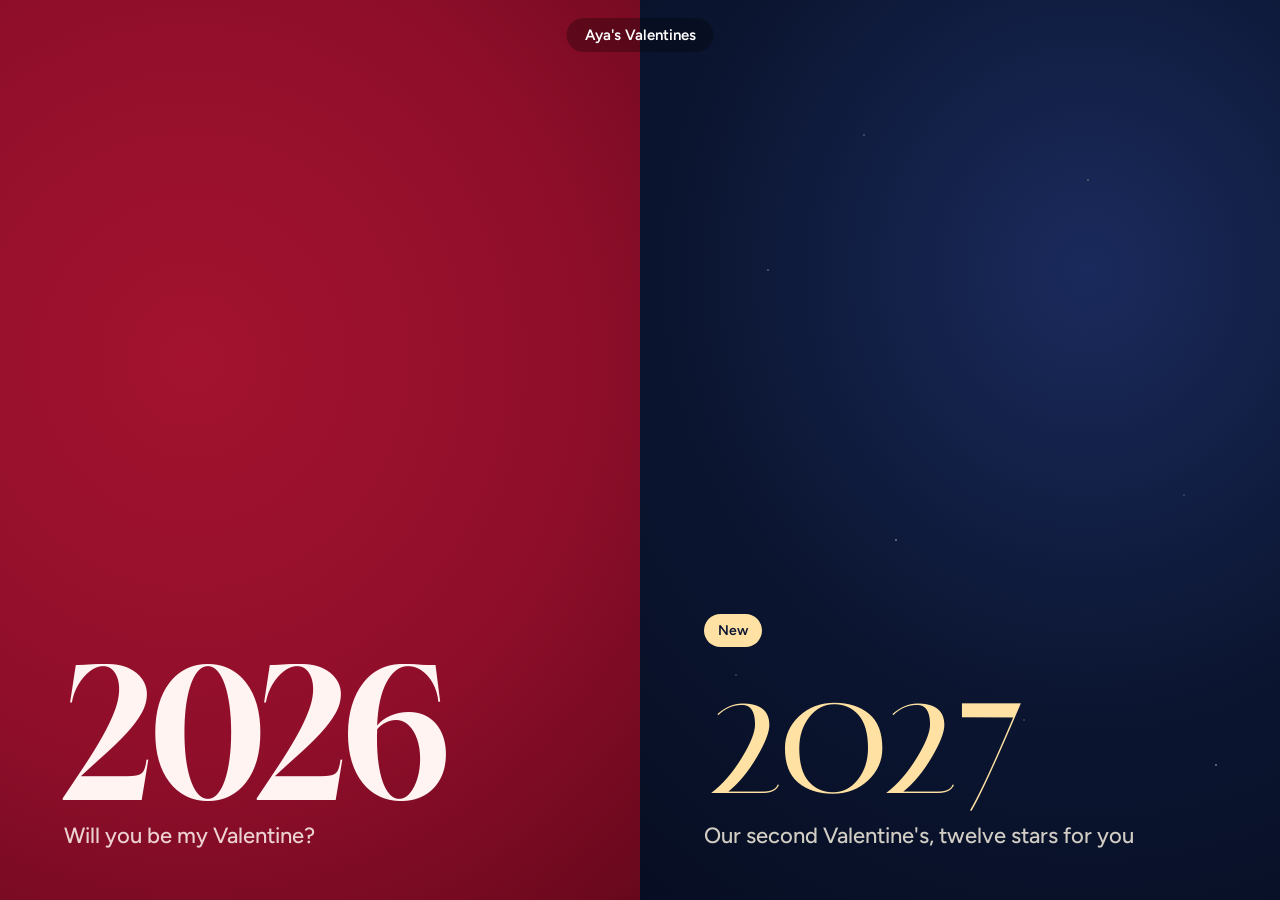
<file: index.html>
<!DOCTYPE html>
<html lang="en">
<head>
  <meta charset="UTF-8">
  <meta name="viewport" content="width=device-width, initial-scale=1, viewport-fit=cover">
  <meta name="theme-color" content="#0b1530">
  <meta name="description" content="Aya's Valentines, one for every year.">
  <title>Aya's Valentines</title>
  <link rel="preconnect" href="https://fonts.googleapis.com">
  <link rel="preconnect" href="https://fonts.gstatic.com" crossorigin>
  <link href="https://fonts.googleapis.com/css2?family=Figtree:wght@500;600&family=Gloock&family=Italiana&display=swap" rel="stylesheet">
  <style>
    :root { --cherry: #8f0e2a; --wine: #5c0618; --blush: #ffd9df; --paper: #fff4f2; --night: #0b1530; --deep: #060c1f; --star: #ffe2a3; --moon: #f5eedf; --ease-out: cubic-bezier(0.16, 1, 0.3, 1); }
    * { box-sizing: border-box; }
    html, body { height: 100%; }
    body { margin: 0; font: 500 17px/1.5 "Figtree", system-ui, sans-serif; background: var(--night); -webkit-font-smoothing: antialiased; }
    .split { min-height: 100%; display: grid; grid-template-columns: 1fr 1fr; }
    h1 { position: absolute; z-index: 2; top: max(18px, env(safe-area-inset-top)); left: 50%; transform: translateX(-50%); margin: 0; padding: 8px 18px; border-radius: 999px; background: rgba(0, 0, 0, 0.28); color: #fff; font: 600 15px/1.2 "Figtree", sans-serif; white-space: nowrap; }
    .year { position: relative; display: flex; flex-direction: column; justify-content: flex-end; gap: 10px; padding: 32px max(5vw, 20px) max(48px, env(safe-area-inset-bottom)); text-decoration: none; overflow: hidden; }
    .y26 { background: radial-gradient(120% 90% at 30% 40%, #a3132f 0%, var(--cherry) 50%, var(--wine) 100%); color: var(--paper); }
    .y27 { background: radial-gradient(130% 100% at 70% 30%, #1a2a5c 0%, var(--night) 50%, var(--deep) 100%); color: var(--moon); }
    .num { font-size: clamp(88px, 14vw, 220px); line-height: 0.85; letter-spacing: -0.03em; transition: transform 300ms var(--ease-out); transform-origin: left bottom; }
    .y26 .num { font-family: "Gloock", Georgia, serif; }
    .y27 .num { font-family: "Italiana", Georgia, serif; color: var(--star); }
    .sub { font-size: clamp(18px, 2vw, 22px); opacity: 0.85; transition: opacity 150ms var(--ease-out); }
    .year:hover .num, .year:focus-visible .num { transform: scale(1.03); }
    .year:hover .sub { opacity: 1; }
    .year:focus-visible { outline: 3px solid var(--star); outline-offset: -6px; }
    .badge { align-self: flex-start; padding: 6px 14px; border-radius: 999px; background: var(--star); color: var(--night); font-weight: 600; font-size: 14px; }
    .dots { position: absolute; inset: 0; pointer-events: none; background-image: radial-gradient(1px 1px at 20% 30%, rgba(255,255,255,.7), transparent), radial-gradient(1px 1px at 70% 20%, rgba(255,226,163,.8), transparent), radial-gradient(1.5px 1.5px at 40% 60%, rgba(255,255,255,.6), transparent), radial-gradient(1px 1px at 85% 55%, rgba(255,255,255,.5), transparent), radial-gradient(1px 1px at 60% 80%, rgba(255,226,163,.6), transparent), radial-gradient(1px 1px at 15% 75%, rgba(255,255,255,.5), transparent), radial-gradient(1.5px 1.5px at 90% 85%, rgba(255,255,255,.6), transparent), radial-gradient(1px 1px at 35% 15%, rgba(255,255,255,.6), transparent); }
    @media (max-width: 700px) { .split { grid-template-columns: 1fr; grid-template-rows: 1fr 1fr; min-height: 100svh; } .year { padding-bottom: 28px; } h1 { top: max(12px, env(safe-area-inset-top)); } }
    @media (prefers-reduced-motion: reduce) { .num, .sub { transition: none; } }
  </style>
</head>
<body>
  <main class="split">
    <h1>Aya's Valentines</h1>
    <a class="year y26" href="2026/">
      <span class="num">2026</span>
      <span class="sub">Will you be my Valentine?</span>
    </a>
    <a class="year y27" href="2027/">
      <span class="dots" aria-hidden="true"></span>
      <span class="badge">New</span>
      <span class="num">2027</span>
      <span class="sub">Our second Valentine's, twelve stars for you</span>
    </a>
  </main>
</body>
</html>
</file>
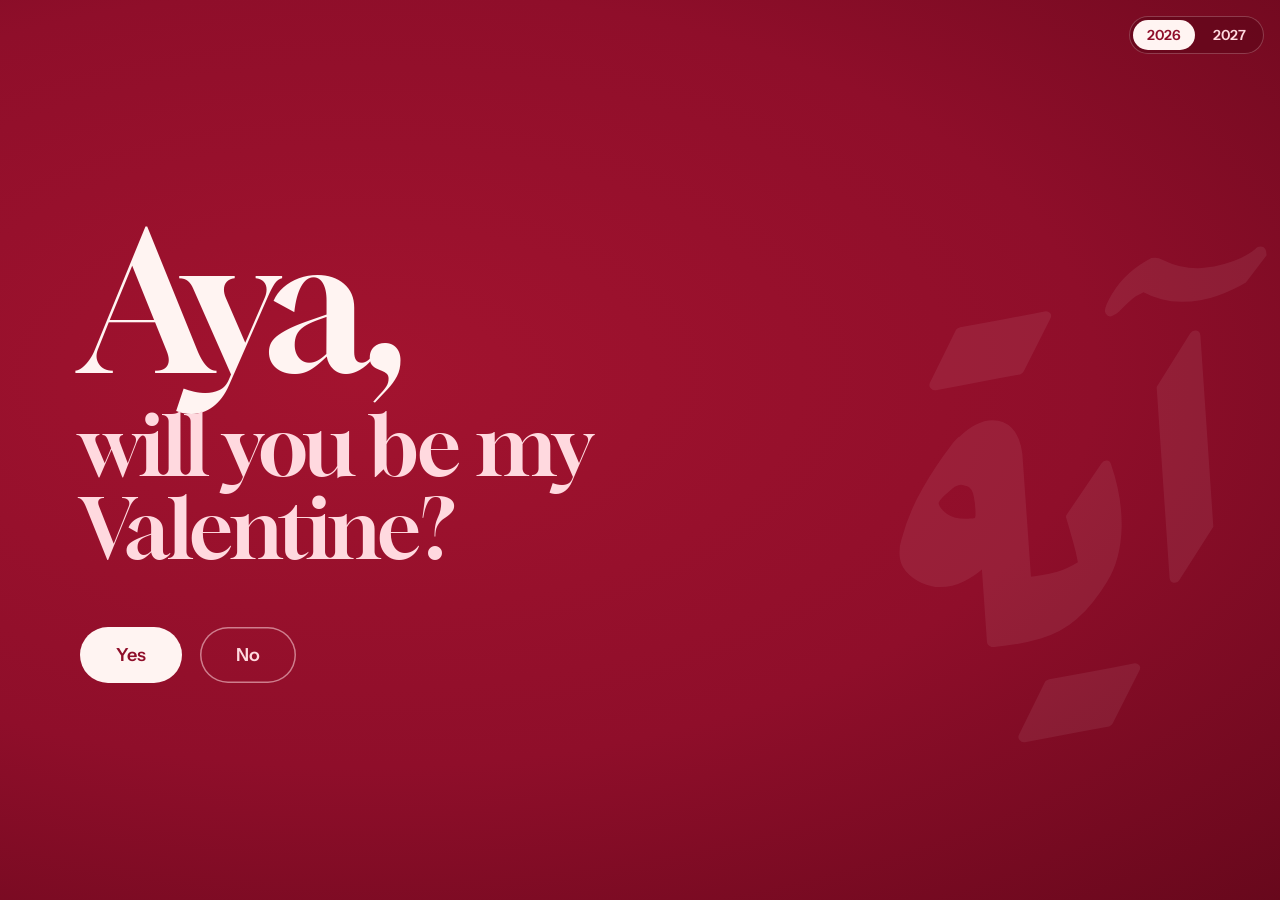
<file: 2026/index.html>
<!DOCTYPE html>
<html lang="en">
<head>
  <meta charset="UTF-8">
  <meta name="viewport" content="width=device-width, initial-scale=1, viewport-fit=cover">
  <meta name="theme-color" content="#8f0e2a">
  <meta name="description" content="A question for Aya.">
  <title>Aya, will you be my Valentine?</title>
  <link rel="preconnect" href="https://fonts.googleapis.com">
  <link rel="preconnect" href="https://fonts.gstatic.com" crossorigin>
  <link href="https://fonts.googleapis.com/css2?family=Aref+Ruqaa:wght@400;700&family=Gloock&family=Instrument+Sans:wght@500;600&display=swap" rel="stylesheet">
  <link rel="stylesheet" href="style.css">
</head>
<body>

  <nav class="years" aria-label="Choose a year">
    <a href="../2026/" aria-current="page">2026</a>
    <a href="../2027/">2027</a>
  </nav>

  <main class="stage">
    <span class="ghost" lang="ar" dir="rtl" aria-hidden="true">آية</span>

    <section class="ask" aria-labelledby="question">
      <h1 id="question">
        <span class="name rise">Aya,</span>
        <span class="q rise">will you be my Valentine?</span>
      </h1>

      <div class="buttons rise">
        <button id="yesBtn" type="button">Yes</button>
        <button id="noBtn" type="button">No</button>
      </div>
      <p class="note" id="note" hidden>The no button gave up. There's only one answer now.</p>
    </section>

    <section class="yes-view" id="yesView" aria-live="polite" hidden>
      <svg class="heart" viewBox="0 0 120 108" aria-hidden="true">
        <path class="heart-fill" d="M60 100 C 20 72, 4 52, 4 32 C 4 16, 16 4, 31 4 C 44 4, 54 12, 60 24 C 66 12, 76 4, 89 4 C 104 4, 116 16, 116 32 C 116 52, 100 72, 60 100 Z"/>
        <path class="heart-line" pathLength="1" d="M60 100 C 20 72, 4 52, 4 32 C 4 16, 16 4, 31 4 C 44 4, 54 12, 60 24 C 66 12, 76 4, 89 4 C 104 4, 116 16, 116 32 C 116 52, 100 72, 60 100 Z"/>
      </svg>
      <p class="ar-line step" lang="ar" dir="rtl">كل عام وأنتِ حبيبتي</p>
      <h2 class="yes-title step" id="yesTitle" tabindex="-1">Best answer ever.</h2>
      <p class="yes-text step">I love you, Aya. Happy Valentine's Day.</p>
      <a class="letter step" href="https://claude.ai/artifact/13QTjyZAifTk2V3XpTDq3W">Read the letter I wrote you</a>
    </section>
  </main>

  <script src="script.js"></script>
</body>
</html>
</file>
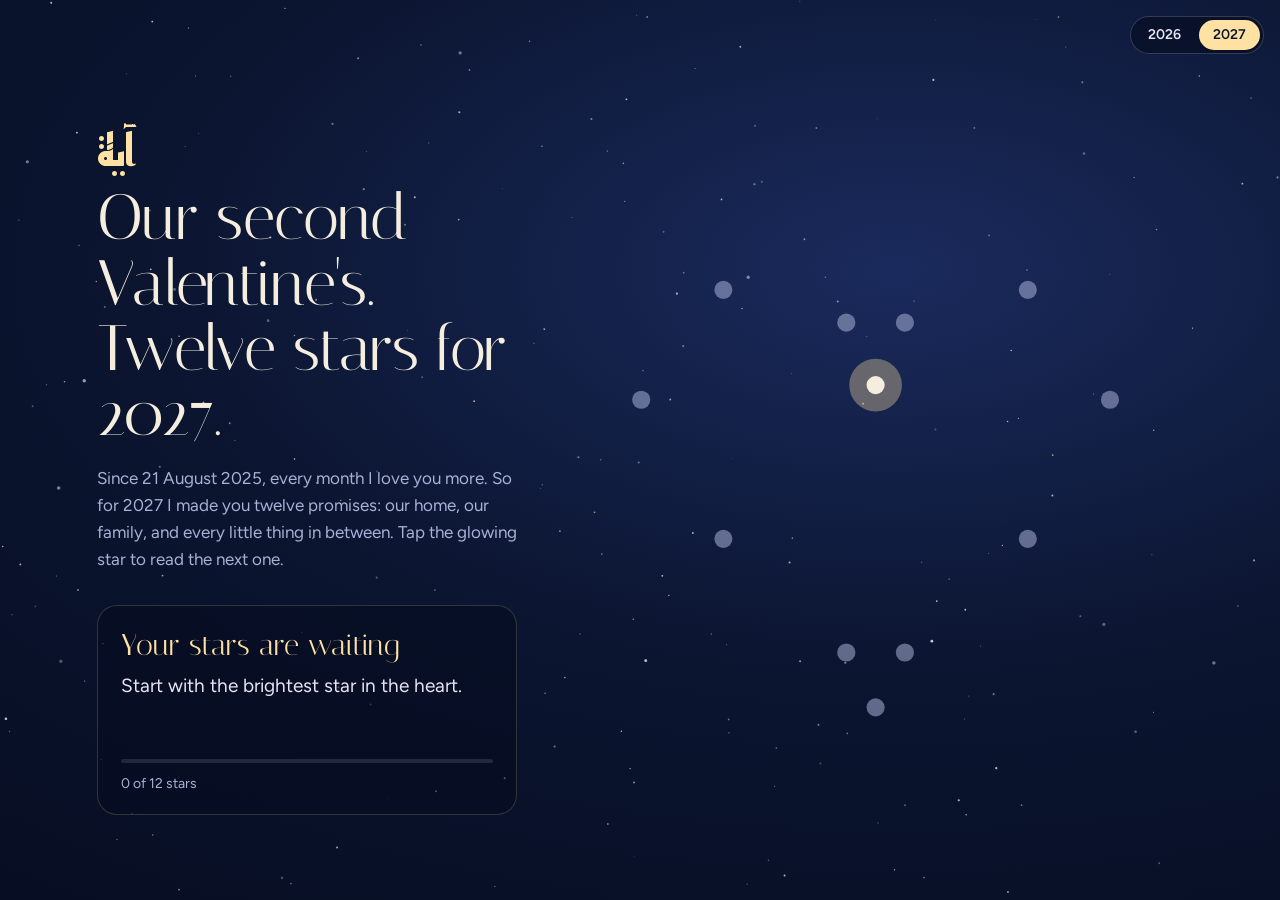
<file: 2027/index.html>
<!DOCTYPE html>
<html lang="en">
<head>
  <meta charset="UTF-8">
  <meta name="viewport" content="width=device-width, initial-scale=1, viewport-fit=cover">
  <meta name="theme-color" content="#0b1530">
  <meta name="description" content="Twelve stars for Aya.">
  <title>Aya, twelve stars for 2027</title>
  <link rel="preconnect" href="https://fonts.googleapis.com">
  <link rel="preconnect" href="https://fonts.gstatic.com" crossorigin>
  <link href="https://fonts.googleapis.com/css2?family=Figtree:wght@400;500;600&family=Italiana&family=Reem+Kufi:wght@500;700&display=swap" rel="stylesheet">
  <link rel="stylesheet" href="style.css">
</head>
<body>

  <nav class="years" aria-label="Choose a year">
    <a href="../2026/">2026</a>
    <a href="../2027/" aria-current="page">2027</a>
  </nav>

  <canvas id="sky" aria-hidden="true"></canvas>

  <main class="layout">
    <section class="panel" id="panel">
      <p class="ar-name" lang="ar" dir="rtl">آية</p>
      <h1>Our second Valentine's. Twelve stars for 2027.</h1>
      <p class="lede">Since 21 August 2025, every month I love you more. So for 2027 I made you twelve promises: our home, our family, and every little thing in between. Tap the glowing star to read the next one.</p>

      <div class="promise" aria-live="polite">
        <p class="month" id="month">Your stars are waiting</p>
        <p class="text" id="promise">Start with the brightest star in the heart.</p>
        <div class="progress" aria-hidden="true"><span id="bar"></span></div>
        <p class="count" id="count">0 of 12 stars</p>
      </div>
    </section>

    <section class="constellation">
      <svg id="heart" viewBox="-21 -19 42 39" role="group" aria-label="A heart made of twelve stars">
        <g id="lines"></g>
        <g id="stars"></g>
      </svg>
    </section>
  </main>

  <section class="finale" id="finale" hidden aria-live="polite">
    <p class="ar-big" lang="ar" dir="rtl">أنتِ آيتي</p>
    <h2 id="finaleTitle" tabindex="-1">You are my sign.</h2>
    <p class="finale-text">Our second Valentine's together. Soon, one home of our own, one family of our own, and a forever that's only just beginning. Every promise in these stars is yours, Aya. Happy Valentine's Day, my love.</p>
    <div class="finale-actions">
      <a class="btn primary" href="letter/">Read my letter to you</a>
      <button class="btn ghost" type="button" id="again">See the stars again</button>
    </div>
  </section>

  <script src="script.js"></script>
</body>
</html>
</file>
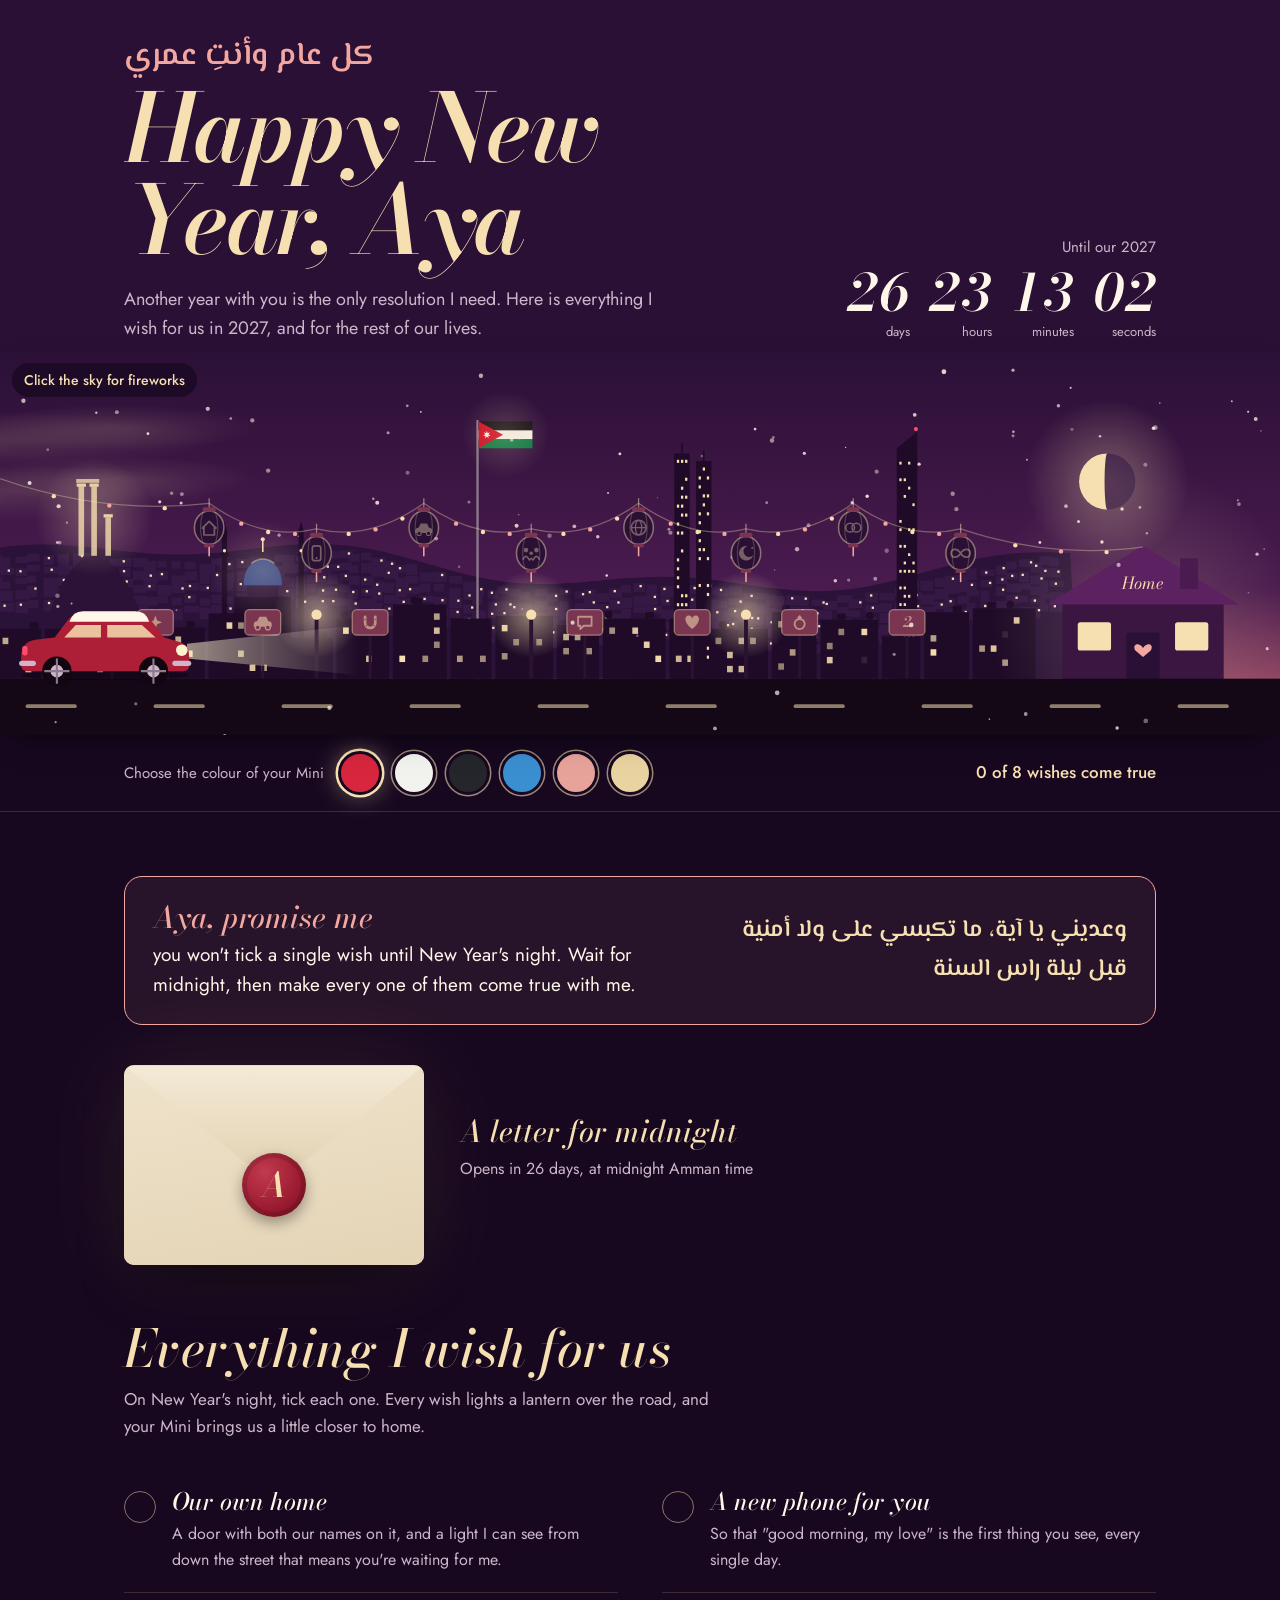
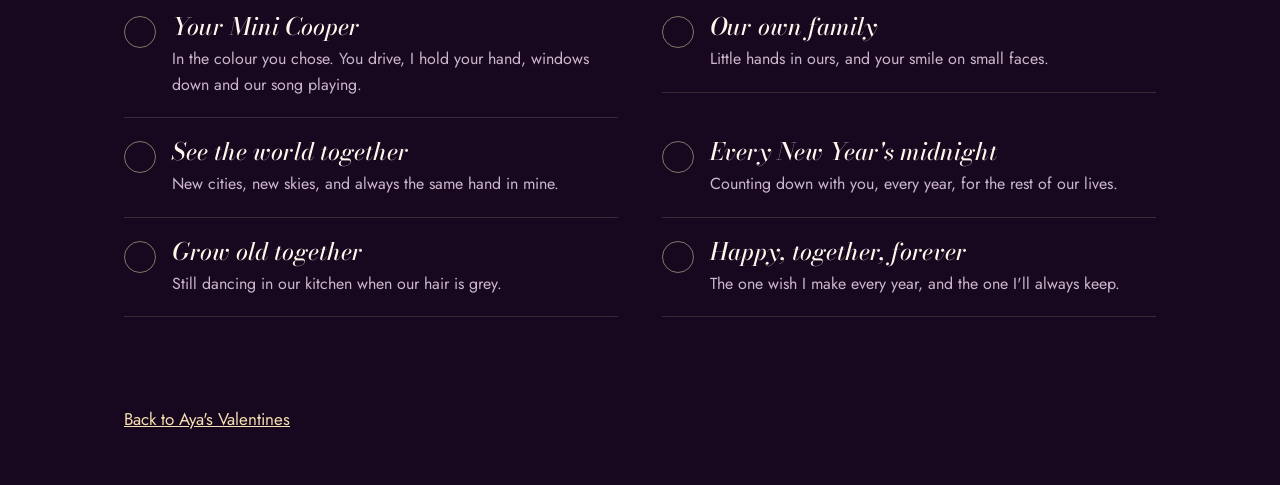
<file: together/index.html>
<!DOCTYPE html>
<html lang="en">
<head>
  <meta charset="UTF-8">
  <meta name="viewport" content="width=device-width, initial-scale=1, viewport-fit=cover">
  <meta name="theme-color" content="#2b1036">
  <meta name="description" content="Happy New Year, Aya. Everything I wish for us in 2027 and forever.">
  <title>Happy New Year, Aya</title>
  <link rel="preconnect" href="https://fonts.googleapis.com">
  <link rel="preconnect" href="https://fonts.gstatic.com" crossorigin>
  <link href="https://fonts.googleapis.com/css2?family=Bodoni+Moda:ital,opsz,wght@1,6..96,500..700&family=El+Messiri:wght@600&family=Jost:wght@400;500;700&display=swap" rel="stylesheet">
  <style>
    /* ==========================================================================
       Happy New Year, Aya: driving home to 2027.
       Design tokens live in :root; everything below uses them.
       Motion: controls use 150/200/300ms ease-out on transform/opacity.
       Story beats (drive-in, walking home, fireworks, sunrise, final countdown)
       and the ambient night are deliberate exceptions; all stop for reduced motion.
       ========================================================================== */

    :root {
      /* Colour */
      --plum: #2b1036;        /* night sky top + header */
      --plum-deep: #170820;   /* page background */
      --dusk: #5b2a6b;        /* sunrise sky top + header at dawn */
      --wine: #7a3550;
      --rose: #f2a7a0;
      --blush: #ff8fa3;
      --gold: #ffd27a;
      --champagne: #f6dfb0;
      --cream: #fff6ea;
      --soft: #cdb6c9;        /* secondary text */
      --line: rgba(246, 223, 176, 0.16);
      --mini: #d7263d;        /* her chosen Mini colour, set by script */

      /* Type scale */
      --fs-xs: 14px;
      --fs-s: 16px;
      --fs-m: 19px;
      --fs-l: clamp(24px, 2.4vw, 30px);
      --fs-xl: clamp(34px, 4.4vw, 52px);
      --fs-xxl: clamp(46px, 7.4vw, 96px);
      --display: "Bodoni Moda", Georgia, serif;
      --arabic: "El Messiri", sans-serif;
      --text: "Jost", system-ui, sans-serif;

      /* Spacing, shape, depth */
      --s1: 8px; --s2: 12px; --s3: 16px; --s4: 24px; --s5: 36px; --s6: 56px;
      --r-m: 18px; --r-pill: 999px;
      --glow-rose: 0 0 26px rgba(242, 167, 160, 0.45);
      --glow-champagne: 0 0 26px rgba(246, 223, 176, 0.45);

      /* Motion */
      --m150: 150ms; --m200: 200ms; --m300: 300ms;
      --ease-out: cubic-bezier(0.16, 1, 0.3, 1);

      --gutter: max(5vw, 18px);
      --scene-h: 0px;         /* set by script; used to keep content clear of the pinned scene */
    }

    /* ---------- Base ---------- */
    * { box-sizing: border-box; min-width: 0; }
    [hidden] { display: none !important; }
    body { margin: 0; color: var(--cream); background: var(--plum-deep); font: 400 17px/1.6 var(--text); -webkit-font-smoothing: antialiased; overflow-x: clip; }
    a, button, label { -webkit-tap-highlight-color: transparent; }
    .wrap { max-width: 1160px; margin: 0 auto; padding-left: max(var(--gutter), env(safe-area-inset-left)); padding-right: max(var(--gutter), env(safe-area-inset-right)); }
    .visually-hidden { position: absolute; width: 1px; height: 1px; overflow: hidden; clip: rect(0 0 0 0); white-space: nowrap; }

    /* ---------- Header ---------- */
    .top { background: var(--plum); padding-top: max(var(--s5), env(safe-area-inset-top)); padding-bottom: var(--s1); transition: background-color 2.5s ease-out; }
    body.dawn .top { background: var(--dusk); }
    .top .wrap { display: grid; grid-template-columns: minmax(0, 1.25fr) minmax(0, 1fr); gap: var(--s5); align-items: end; }
    .ar { margin: 0; font-family: var(--arabic); font-weight: 600; font-size: 32px; line-height: 1.3; color: var(--rose); direction: rtl; text-align: left; }
    /* Heavier weight + small optical size keeps Bodoni's hairlines visible on dark;
       bottom padding stops the shimmer from clipping the tail of "Aya". */
    h1 { margin: 4px 0 -0.12em; padding: 0 0.08em 0.14em 0; font-family: var(--display); font-style: italic; font-weight: 600; font-variation-settings: "opsz" 30; font-size: var(--fs-xxl); line-height: 0.98; letter-spacing: -0.02em; color: var(--champagne); }
    .lede { margin: var(--s3) 0 0; max-width: 32em; font-size: 18px; color: var(--soft); }

    .count { justify-self: end; text-align: right; }
    .count-label { margin: 0 0 var(--s1); font-size: 15px; color: var(--soft); }
    .digits { display: flex; gap: 18px; justify-content: flex-end; }
    .digits div { display: flex; flex-direction: column; align-items: flex-end; }
    .digits b { font-family: var(--display); font-style: italic; font-weight: 600; font-variation-settings: "opsz" 24; font-size: clamp(34px, 4vw, 52px); line-height: 1; color: var(--cream); font-variant-numeric: tabular-nums; }
    .digits span { font-size: 13px; color: var(--soft); margin-top: 4px; }
    .digits b.flip { animation: flip var(--m300) var(--ease-out); }
    .newyear { margin: 0; font-family: var(--display); font-style: italic; font-size: clamp(26px, 3vw, 36px); color: var(--champagne); }

    /* Page-load entrance + gold shimmer on the title */
    .rise { opacity: 0; animation: rise var(--m300) var(--ease-out) forwards; }
    .rise-2 { animation-delay: var(--m150); }
    .rise-3 { animation-delay: var(--m300); }
    h1.rise {
      background: linear-gradient(100deg, var(--champagne) 42%, #fffaf0 50%, var(--champagne) 58%);
      background-size: 260% 100%;
      -webkit-background-clip: text; background-clip: text; color: transparent;
      animation: rise var(--m300) var(--ease-out) var(--m150) forwards, shimmer 7s linear 1.2s infinite;
    }

    /* ---------- The scene (pinned on every screen so each tick is visible) ---------- */
    .scenewrap { position: sticky; top: env(safe-area-inset-top, 0px); z-index: 5; overflow: hidden; cursor: pointer; box-shadow: 0 12px 28px -14px rgba(0, 0, 0, 0.75); }
    #scene { display: block; width: 100%; }
    #fw, #snow { position: absolute; inset: 0; width: 100%; height: 100%; pointer-events: none; }

    .scene-pills { position: absolute; top: var(--s2); left: var(--s2); display: flex; flex-direction: column; align-items: flex-start; gap: 6px; pointer-events: none; }
    .pill { margin: 0; padding: 6px var(--s2); border-radius: var(--r-pill); background: rgba(23, 8, 32, 0.72); color: var(--champagne); font-size: var(--fs-xs); font-weight: 500; white-space: nowrap; transition: opacity var(--m300) var(--ease-out); }
    .scene-progress { display: none; }
    .sky-hint.gone { opacity: 0; }

    .bigcount { position: absolute; inset: 0; display: grid; place-items: center; pointer-events: none; font-family: var(--display); font-style: italic; font-weight: 700; font-variation-settings: "opsz" 24; font-size: clamp(88px, 18vw, 200px); line-height: 1; color: var(--champagne); text-shadow: 0 0 40px rgba(246, 223, 176, 0.6); }
    .bigcount.pop { animation: pop 900ms var(--ease-out); }

    /* Ambient night */
    .tw { animation: twinkle var(--d, 3s) ease-in-out var(--dl, 0s) infinite; }
    #moonGlow, .lampglow { animation: breathe 5s ease-in-out infinite; }
    .cloud { animation: drift linear infinite; }
    #shooter { opacity: 0; }
    #shooter.go { animation: shoot 1.1s ease-out; }
    #windows rect { transition: opacity 0.8s ease; }
    #windows rect.off { opacity: 0.1; }
    .puff { opacity: 0; transform-box: fill-box; transform-origin: center; animation: puff 4s ease-out infinite; }
    #carIdle { animation: idle 1.4s ease-in-out infinite; }
    .flick { animation: flick 3.2s ease-in-out infinite; }

    /* Amman */
    .hill { fill: #2a1238; }
    .hill-houses { fill: #351944; }
    .hill-lights { fill: var(--champagne); transition: opacity 2.6s ease-out; }
    body.dawn .hill-lights { opacity: 0.35; }
    .flag { transform-box: fill-box; transform-origin: left center; animation: wave 3.4s ease-in-out infinite; }

    /* Her Mini */
    #car { transition: transform var(--m300) var(--ease-out); }
    #car.drive { transition: transform 1.3s var(--ease-out); }
    .wheel-spin { transform-box: fill-box; transform-origin: center; }
    #car.moving .wheel-spin { animation: spin var(--spin, 300ms) var(--ease-out); }
    .beam { transition: opacity var(--m300) var(--ease-out); }
    #car.parked .beam { opacity: 0; }

    /* Paper lanterns on the string of lights: a faint outline until the wish comes true */
    .lantern { color: var(--champagne); --lan-hole: var(--plum); }
    .lantern .bob { animation: bob 3.8s ease-in-out infinite; }
    .lan-body { fill: var(--plum); stroke: currentColor; stroke-opacity: 0.45; stroke-width: 1.2; transition: fill var(--m300) var(--ease-out); }
    .lan-rib { fill: none; stroke: currentColor; stroke-opacity: 0.22; stroke-width: 0.9; }
    .lan-cap { fill: var(--wine); }
    .lan-glow { opacity: 0; transition: opacity var(--m300) var(--ease-out); }
    .lantern .icon { opacity: 0.38; transition: opacity var(--m300) var(--ease-out); }
    .lantern.lit { color: var(--plum); --lan-hole: #f7c88f; }
    .lantern.lit .lan-body { fill: url(#lanternLit); stroke: var(--champagne); stroke-opacity: 0.9; }
    .lantern.lit .lan-rib { stroke-opacity: 0.3; }
    .lantern.lit .lan-glow, .lantern.lit .icon { opacity: 1; }
    .lantern .ping { opacity: 0; fill: none; stroke: var(--champagne); stroke-width: 1.4; transform-box: fill-box; transform-origin: center; }
    .lantern.pop .ping { animation: ping var(--m300) var(--ease-out); }
    .garland { fill: none; stroke: var(--champagne); stroke-opacity: 0.35; stroke-width: 1; }
    .bulb-a { fill: var(--champagne); }
    .bulb-b { fill: var(--rose); }

    /* The ending */
    #walkers { transition: transform 1.6s linear, opacity var(--m300) var(--ease-out); opacity: 0; }
    #walkers.show { opacity: 1; }
    .home-glow { opacity: 0.35; transition: opacity var(--m300) var(--ease-out); }
    body.forever .home-glow { opacity: 0.95; }
    .dawn-sky { opacity: 0; transition: opacity 2.6s ease-out; }
    body.dawn .dawn-sky { opacity: 1; }
    .night-only { transition: opacity 2.2s ease-out; }
    body.dawn .night-only { opacity: 0; }
    #sun { transform: translateY(150px); transition: transform 2.8s var(--ease-out); }
    body.dawn #sun { transform: none; }
    #windows { transition: opacity 2.6s ease-out; }
    body.dawn #windows { opacity: 0.35; }

    /* ---------- Colour picker strip ---------- */
    .strip { background: var(--plum-deep); border-bottom: 1px solid var(--line); }
    .strip .wrap { display: flex; justify-content: space-between; align-items: center; gap: var(--s3); flex-wrap: wrap; padding-block: var(--s3); }
    .picker { display: flex; align-items: center; gap: 14px; flex-wrap: wrap; }
    .picker p { margin: 0; font-size: 15px; color: var(--soft); }
    .swatches { display: flex; gap: 10px; }
    .swatch { width: 44px; height: 44px; border-radius: 50%; border: 3px solid var(--plum-deep); box-shadow: 0 0 0 1.5px rgba(246, 223, 176, 0.6); padding: 0; cursor: pointer; transition: transform var(--m150) var(--ease-out), box-shadow var(--m150) var(--ease-out); }
    .swatch[aria-pressed="true"] { box-shadow: 0 0 0 2.5px var(--champagne), var(--glow-champagne); }
    .swatch:focus-visible { outline: 2px solid var(--rose); outline-offset: 3px; }
    @media (hover: hover) { .swatch:hover { transform: scale(1.08); } }
    .progress { margin: 0; font-weight: 500; color: var(--champagne); white-space: nowrap; }

    /* ---------- Promise + wishes ---------- */
    .wishes { padding-block: clamp(36px, 5vw, 64px) clamp(44px, 6vw, 84px); }
    .promise-note { position: relative; margin: 0 0 40px; padding: var(--s4) 28px; border-radius: var(--r-m); border: 1.5px solid var(--rose); background: rgba(242, 167, 160, 0.08); }
    .promise-note::before { content: ""; position: absolute; inset: -1.5px; border-radius: inherit; box-shadow: var(--glow-rose); opacity: 0; pointer-events: none; animation: breathe 4s ease-in-out infinite; }
    .promise-before, .promise-after { display: grid; grid-template-columns: minmax(0, 1.4fr) minmax(0, 1fr); gap: var(--s2) 32px; align-items: center; }
    .promise-after { display: none; }
    body.midnight .promise-before { display: none; }
    body.midnight .promise-after { display: grid; }
    body.midnight .promise-note { border-color: var(--champagne); background: rgba(246, 223, 176, 0.08); }
    body.midnight .promise-note::before { animation: none; opacity: 1; box-shadow: var(--glow-champagne); }
    .promise-en { margin: 0; font-size: var(--fs-m); color: var(--cream); }
    .promise-en strong { display: block; margin-bottom: 6px; font-family: var(--display); font-style: italic; font-weight: 500; font-size: var(--fs-l); line-height: 1.1; color: var(--rose); }
    body.midnight .promise-en strong { color: var(--champagne); }
    .promise-ar { margin: 0; font-family: var(--arabic); font-weight: 600; font-size: 24px; line-height: 1.6; color: var(--champagne); direction: rtl; text-align: right; }

    h2 { margin: 0; font-family: var(--display); font-style: italic; font-weight: 500; font-size: var(--fs-xl); line-height: 1.05; color: var(--champagne); }
    .sub { margin: 10px 0 0; color: var(--soft); max-width: 36em; }
    .items { list-style: none; margin: 28px 0 0; padding: 0; display: grid; grid-template-columns: repeat(2, minmax(0, 1fr)); gap: 0 44px; }
    .item { position: relative; display: flex; gap: var(--s3); align-items: flex-start; padding: 20px 0; border-bottom: 1px solid var(--line); cursor: pointer; scroll-margin-top: calc(var(--scene-h) + var(--s4)); }
    .item::after { content: ""; position: absolute; inset: 0 -12px; border-radius: 14px; background: rgba(246, 223, 176, 0.12); opacity: 0; pointer-events: none; }
    .item.just::after { animation: flash var(--m300) var(--ease-out); }
    .item input { position: absolute; opacity: 0; width: 1px; height: 1px; }
    .tick { flex: none; width: 32px; height: 32px; margin-top: 3px; border-radius: 50%; border: 1.5px solid rgba(246, 223, 176, 0.5); display: grid; place-items: center; transition: background-color var(--m200) var(--ease-out), border-color var(--m200) var(--ease-out); }
    .tick svg { opacity: 0; transform: scale(0.6); transition: opacity var(--m200) var(--ease-out), transform var(--m200) var(--ease-out); }
    .item input:checked + .tick { background: var(--champagne); border-color: var(--champagne); }
    .item input:checked + .tick svg { opacity: 1; transform: none; }
    .item input:focus-visible + .tick { outline: 2px solid var(--rose); outline-offset: 3px; }
    .t b { display: block; font-family: var(--display); font-style: italic; font-weight: 500; font-size: 24px; line-height: 1.2; color: var(--cream); }
    .t span { display: block; margin-top: 4px; color: var(--soft); font-size: var(--fs-s); }
    .item input:checked ~ .t b { color: var(--champagne); }

    /* Final message after sunrise */
    /* Out of the layout (and keyboard order) until the ending; .ended is set at sunrise */
    .note { display: none; margin: var(--s5) 0 0; padding: 26px 28px; border-radius: var(--r-m); background: linear-gradient(120deg, rgba(242, 167, 160, 0.18), rgba(246, 223, 176, 0.12)); box-shadow: inset 0 0 0 1px var(--line); font-size: var(--fs-m); scroll-margin-top: calc(var(--scene-h) + var(--s4)); }
    body.ended .note { display: block; animation: rise 600ms var(--ease-out); }
    .note strong { display: block; margin-bottom: 6px; font-family: var(--display); font-style: italic; font-weight: 500; font-size: 32px; line-height: 1.1; color: var(--champagne); }
    .note .ar2 { display: block; margin-top: 10px; font-family: var(--arabic); font-weight: 600; font-size: 26px; color: var(--rose); direction: rtl; text-align: left; }
    .replay { margin-top: 18px; min-height: 48px; padding: 0 22px; border: 0; border-radius: var(--r-pill); background: var(--champagne); color: var(--plum); font: 500 var(--fs-s)/1 var(--text); cursor: pointer; transition: background-color var(--m150) var(--ease-out); }
    .replay:hover { background: #fff0cc; }
    .replay:focus-visible { outline: 2px solid var(--rose); outline-offset: 3px; }

    footer { padding-bottom: max(40px, env(safe-area-inset-bottom)); }
    footer a { display: inline-block; padding: var(--s2) 0; color: var(--champagne); }

    /* ---------- Road signs: our story so far ---------- */
    .sign { color: var(--champagne); cursor: pointer; --sign-bg: var(--wine); }
    .sign.passed { --sign-bg: #9b4466; }
    .sign-plaque { fill: var(--sign-bg); stroke: currentColor; stroke-opacity: 0.45; stroke-width: 1; transition: fill var(--m300) var(--ease-out); }
    .sign-post { fill: #2a1230; }
    .sign .icon { opacity: 0.55; transition: opacity var(--m300) var(--ease-out); }
    .sign.passed .sign-plaque { stroke-opacity: 0.9; }
    .sign.passed .icon { opacity: 1; }
    .sign-hit { fill: transparent; }
    .milestone { position: absolute; left: 50%; bottom: var(--s1); transform: translate(-50%, 6px); margin: 0; padding: 6px var(--s3); border-radius: var(--r-pill); background: rgba(23, 8, 32, 0.82); box-shadow: inset 0 0 0 1px rgba(246, 223, 176, 0.35); text-align: center; white-space: nowrap; pointer-events: none; opacity: 0; transition: opacity var(--m300) var(--ease-out), transform var(--m300) var(--ease-out); }
    .milestone.show { opacity: 1; transform: translate(-50%, 0); }
    .milestone b { font-family: var(--display); font-style: italic; font-weight: 500; font-size: var(--fs-m); color: var(--champagne); }
    .milestone small { margin-left: var(--s1); font-size: 13px; color: var(--soft); }

    /* ---------- Time capsule: a letter that unlocks at midnight ---------- */
    /* Compact: envelope beside its text on wider screens, stacked on phones */
    .capsule { margin: 0 0 var(--s6); }
    .capsule-row { display: grid; grid-template-columns: minmax(0, 300px) minmax(0, 1fr); gap: var(--s5); align-items: center; }
    .capsule-text { display: grid; gap: var(--s1); }
    .capsule .capsule-title { margin: 0; font-size: var(--fs-l); font-weight: 500; }
    .capsule-status { margin: 0; color: var(--soft); font-size: var(--fs-s); }
    .capsule-msg { margin: 0; min-height: 1.6em; color: var(--rose); font-size: var(--fs-s); }
    .envelope { position: relative; width: 100%; aspect-ratio: 3 / 2; padding: 0; border: 0; background: none; cursor: pointer; perspective: 1200px; }
    .envelope:focus-visible { outline: 2px solid var(--rose); outline-offset: 6px; border-radius: 12px; }
    .env-back, .env-front { position: absolute; inset: 0; border-radius: 10px; }
    .env-back { background: #e1d0b0; box-shadow: 0 30px 60px -24px rgba(0, 0, 0, 0.7), 0 0 90px rgba(246, 194, 122, 0.12); }
    .env-front { background: linear-gradient(170deg, #efe3cb, #e4d4b6); clip-path: polygon(0 0, 50% 56%, 100% 0, 100% 100%, 0 100%); }
    .env-flap { position: absolute; left: 0; right: 0; top: 0; height: 60%; z-index: 1; background: linear-gradient(180deg, #f4ead6, #e1d0b0); clip-path: polygon(0 0, 100% 0, 50% 100%); border-radius: 10px 10px 0 0; transform-origin: top center; transition: transform 600ms var(--ease-out); }
    .env-seal { position: absolute; left: 50%; top: 60%; z-index: 2; display: grid; place-items: center; width: 64px; height: 64px; border-radius: 50%; transform: translate(-50%, -50%); background: radial-gradient(circle at 35% 30%, #c23a4f, #9b1b30 60%, #6e1022); box-shadow: 0 6px 14px rgba(0, 0, 0, 0.35), inset 0 0 0 5px rgba(0, 0, 0, 0.12); color: var(--champagne); font: italic 600 34px/1 var(--display); transition: opacity var(--m300) ease-in, transform var(--m300) var(--ease-out); }
    .envelope.nudge { animation: nudge 360ms ease-in-out; }
    body.midnight .env-seal { animation: sealglow 2.4s ease-in-out infinite; }
    .capsule.open .env-flap { transform: rotateX(180deg); z-index: 0; }
    .capsule.open .env-seal { opacity: 0; transform: translate(-50%, -50%) scale(0.6); }
    .letter { width: min(720px, 100%); margin-top: var(--s5); padding: clamp(28px, 6vw, 56px); border-radius: 8px; background: #fbf5ea; color: #2a2f4a; text-align: left; box-shadow: 0 30px 60px -28px rgba(0, 0, 0, 0.7), var(--glow-champagne); animation: rise 600ms var(--ease-out); }
    .letter .salute { margin: 0 0 var(--s3); font-family: var(--display); font-style: italic; font-weight: 600; font-variation-settings: "opsz" 30; font-size: clamp(34px, 6vw, 48px); line-height: 1; color: #2a2f4a; }
    .letter p { margin: 0 0 1.1em; font-size: 18px; line-height: 1.7; }
    .letter .ar3 { margin: var(--s4) 0; text-align: center; font-family: var(--arabic); font-weight: 600; font-size: 28px; color: #9b1b30; direction: rtl; }
    .letter .sign-off { margin: var(--s4) 0 0; text-align: right; font-family: var(--display); font-style: italic; font-size: 26px; color: #2a2f4a; }

    /* Gentle reminder when a wish is ticked before midnight */
    .toast { position: fixed; z-index: 20; left: 50%; bottom: max(var(--s4), env(safe-area-inset-bottom)); max-width: calc(100% - 32px); margin: 0; padding: var(--s2) var(--s4); border-radius: var(--r-pill); background: rgba(23, 8, 32, 0.92); box-shadow: inset 0 0 0 1px var(--rose), var(--glow-rose); color: var(--cream); font-size: var(--fs-s); text-align: center; opacity: 0; transform: translate(-50%, 8px); pointer-events: none; transition: opacity var(--m300) var(--ease-out), transform var(--m300) var(--ease-out); }
    .toast.show { opacity: 1; transform: translate(-50%, 0); }

    /* ---------- Keyframes ---------- */
    @keyframes wave { 0%, 100% { transform: skewY(0deg) scaleX(1); } 50% { transform: skewY(-4deg) scaleX(0.95); } }
    @keyframes nudge { 0%, 100% { transform: translateX(0); } 25% { transform: translateX(-6px); } 75% { transform: translateX(6px); } }
    @keyframes sealglow { 0%, 100% { box-shadow: 0 6px 14px rgba(0, 0, 0, 0.35), 0 0 0 0 rgba(246, 223, 176, 0); } 50% { box-shadow: 0 6px 14px rgba(0, 0, 0, 0.35), 0 0 26px 6px rgba(246, 223, 176, 0.55); } }
    @keyframes rise { from { opacity: 0; transform: translateY(8px); } to { opacity: 1; transform: none; } }
    @keyframes shimmer { from { background-position: 130% 0; } to { background-position: -130% 0; } }
    @keyframes flip { from { opacity: 0; transform: translateY(-6px); } to { opacity: 1; transform: none; } }
    @keyframes pop { 0% { opacity: 0; transform: scale(1.5); } 20% { opacity: 1; transform: scale(1); } 75% { opacity: 1; transform: scale(1); } 100% { opacity: 0; transform: scale(0.94); } }
    @keyframes twinkle { 0%, 100% { opacity: 1; } 50% { opacity: 0.15; } }
    @keyframes breathe { 0%, 100% { opacity: 0.55; } 50% { opacity: 1; } }
    @keyframes drift { from { transform: translateX(var(--from)); } to { transform: translateX(var(--to)); } }
    @keyframes shoot { 0% { opacity: 0; transform: translate(0, 0); } 15% { opacity: 1; } 100% { opacity: 0; transform: translate(320px, 74px); } }
    @keyframes puff { 0% { opacity: 0; transform: translate(0, 0) scale(0.6); } 20% { opacity: 0.8; } 100% { opacity: 0; transform: translate(9px, -40px) scale(2.6); } }
    @keyframes bob { 0%, 100% { transform: translateY(0); } 50% { transform: translateY(-2px); } }
    @keyframes idle { 0%, 100% { transform: translateY(0); } 50% { transform: translateY(-1.3px); } }
    @keyframes flick { 0%, 100% { opacity: 1; } 50% { opacity: 0.78; } }
    @keyframes spin { to { transform: rotate(720deg); } }
    @keyframes ping { from { opacity: 0.9; transform: scale(1); } to { opacity: 0; transform: scale(2.2); } }
    @keyframes flash { from { opacity: 1; } to { opacity: 0; } }

    /* ---------- Phones (one breakpoint) ---------- */
    @media (max-width: 767.98px) {
      .top { padding-top: max(20px, env(safe-area-inset-top)); }
      .top .wrap { grid-template-columns: minmax(0, 1fr); gap: var(--s3); }
      .ar { font-size: 24px; }
      h1 { font-size: clamp(40px, 11vw, 54px); }
      .lede { font-size: 15px; margin-top: var(--s1); }
      .count { justify-self: start; text-align: left; display: flex; align-items: center; gap: var(--s3); }
      .count-label { margin: 0; max-width: 5em; line-height: 1.25; }
      .digits { gap: var(--s3); justify-content: flex-start; }
      .digits div { align-items: flex-start; }
      .digits b { font-size: 30px; }
      .digits span { font-size: 12px; }
      .scene-progress { display: block; }
      .scene-pills { top: var(--s1); left: var(--s1); flex-direction: row; flex-wrap: wrap; }
      .pill { padding: 4px 10px; font-size: 13px; }
      .capsule-row { grid-template-columns: minmax(0, 1fr); justify-items: center; gap: var(--s3); text-align: center; }
      .envelope { width: min(300px, 85%); }
      .milestone { bottom: 4px; padding: 3px var(--s2); }
      .milestone b { font-size: var(--fs-xs); }
      .milestone small { font-size: 12px; }
      .strip .wrap { padding-block: var(--s2); }
      .strip .progress { position: absolute; width: 1px; height: 1px; overflow: hidden; clip: rect(0 0 0 0); white-space: nowrap; }
      .wishes { padding-top: 28px; }
      .promise-before, .promise-after { grid-template-columns: minmax(0, 1fr); }
      .promise-ar { text-align: left; }
      .items { grid-template-columns: minmax(0, 1fr); }
      .item { padding: 18px 0; }
      .t b { font-size: 22px; }
    }

    /* ---------- Accessibility fallbacks ---------- */
    @media (forced-colors: active) {
      h1.rise { background: none; color: CanvasText; -webkit-text-fill-color: CanvasText; }
    }
    @supports not ((-webkit-background-clip: text) or (background-clip: text)) {
      h1.rise { background: none; color: var(--champagne); }
    }
    @media (prefers-reduced-motion: reduce) {
      #car, #car.drive, .beam, .lan-body, .lan-glow, .lantern .icon, #walkers, .home-glow, .dawn-sky, .night-only, #sun, #windows, .top, .note, .tick, .tick svg, .swatch, .pill, #windows rect, .sign-plaque, .sign .icon, .milestone, .env-flap, .env-seal, .toast { transition: none; }
      #car.moving .wheel-spin, .item.just::after, .lantern.pop .ping, .tw, #moonGlow, .lampglow, .cloud, .puff, .lantern .bob, #carIdle, .flick, .digits b.flip, .promise-note::before, .bigcount.pop, .flag, .envelope.nudge, body.midnight .env-seal, .letter, body.ended .note { animation: none; }
      .rise, h1.rise { animation: none; opacity: 1; }
    }
  </style>
</head>
<body>

  <header class="top">
    <div class="wrap">
      <div>
        <p class="ar rise" lang="ar">كل عام وأنتِ عمري</p>
        <h1 class="rise rise-2">Happy New Year, Aya</h1>
        <p class="lede rise rise-3">Another year with you is the only resolution I need. Here is everything I wish for us in 2027, and for the rest of our lives.</p>
      </div>
      <div class="count rise rise-3" id="count">
        <p class="count-label">Until our 2027</p>
        <div class="digits">
          <div><b id="cd-d">00</b><span>days</span></div>
          <div><b id="cd-h">00</b><span>hours</span></div>
          <div><b id="cd-m">00</b><span>minutes</span></div>
          <div><b id="cd-s">00</b><span>seconds</span></div>
        </div>
      </div>
    </div>
  </header>

  <div class="scenewrap" id="wrap">
    <svg id="scene" viewBox="0 0 1000 300" preserveAspectRatio="xMidYMax slice" role="img" aria-label="Your Mini Cooper driving through Amman on New Year's night, past the Citadel, the King Abdullah Mosque, the Raghadan flag and the Abdali towers, toward our home under a string of lantern lights">
      <defs>
        <linearGradient id="night" x1="0" y1="0" x2="0" y2="1"><stop offset="0" stop-color="#2b1036"/><stop offset="0.62" stop-color="#4a1b4f"/><stop offset="1" stop-color="#b8606e"/></linearGradient>
        <linearGradient id="dawn" x1="0" y1="0" x2="0" y2="1"><stop offset="0" stop-color="#5b2a6b"/><stop offset="0.5" stop-color="#e58f8c"/><stop offset="1" stop-color="#ffd59a"/></linearGradient>
        <radialGradient id="lamp" cx="0.5" cy="0.5" r="0.5"><stop offset="0" stop-color="#f6dfb0" stop-opacity="0.55"/><stop offset="1" stop-color="#f6dfb0" stop-opacity="0"/></radialGradient>
        <radialGradient id="sunglow" cx="0.5" cy="0.5" r="0.5"><stop offset="0" stop-color="#ffe2a8" stop-opacity="0.8"/><stop offset="1" stop-color="#ffe2a8" stop-opacity="0"/></radialGradient>
        <linearGradient id="beamg" x1="0" y1="0" x2="1" y2="0"><stop offset="0" stop-color="#fff3cf" stop-opacity="0.55"/><stop offset="1" stop-color="#fff3cf" stop-opacity="0"/></linearGradient>
        <radialGradient id="moonglow" cx="0.5" cy="0.5" r="0.5"><stop offset="0" stop-color="#f6dfb0" stop-opacity="0.35"/><stop offset="1" stop-color="#f6dfb0" stop-opacity="0"/></radialGradient>
        <linearGradient id="shootg" x1="1" y1="0" x2="0" y2="0"><stop offset="0" stop-color="#fff6ea"/><stop offset="1" stop-color="#fff6ea" stop-opacity="0"/></linearGradient>
        <radialGradient id="cloudg" cx="0.5" cy="0.5" r="0.5"><stop offset="0" stop-color="#f6dfb0" stop-opacity="0.13"/><stop offset="1" stop-color="#f6dfb0" stop-opacity="0"/></radialGradient>
        <radialGradient id="smokeg" cx="0.5" cy="0.5" r="0.5"><stop offset="0" stop-color="#cdb6c9" stop-opacity="0.55"/><stop offset="1" stop-color="#cdb6c9" stop-opacity="0"/></radialGradient>
        <radialGradient id="lanternLit" cx="0.45" cy="0.4" r="0.65"><stop offset="0" stop-color="#fff3d1"/><stop offset="0.55" stop-color="#f9cf92"/><stop offset="1" stop-color="#e98f86"/></radialGradient>
      </defs>
      <rect id="skyN" width="1000" height="300" fill="url(#night)"/>
      <rect id="skyD" class="dawn-sky" width="1000" height="300" fill="url(#dawn)"/>
      <!-- Far layer (moves most with the pointer) -->
      <g id="far">
        <g id="stars" class="night-only" style="fill: var(--cream)"></g>
        <g id="clouds" class="night-only"></g>
        <g class="night-only"><g id="shooterPos"><g id="shooter"><line x1="0" y1="0" x2="-70" y2="-16" stroke="url(#shootg)" stroke-width="1.6" stroke-linecap="round"/></g></g></g>
        <g class="night-only"><circle id="moonGlow" r="64" fill="url(#moonglow)"/></g>
        <g class="night-only"><title>The real moon over Amman on New Year's Eve</title>
          <circle id="moonDark" r="22" style="fill: #3a1d47" opacity="0.6"/>
          <path id="moon" style="fill: var(--champagne)"/>
        </g>
      </g>
      <g id="sun"><circle id="sunGlow" r="90" fill="url(#sunglow)"/><circle id="sunDisc" r="34" style="fill: var(--gold)"/></g>
      <!-- Middle layer -->
      <g id="mid">
        <g id="skyline" style="fill: #1f0b28"></g>
        <g id="windows" style="fill: var(--champagne)"></g>
      </g>
      <g id="house"></g>
      <rect id="road" y="256" width="1000" height="44" style="fill: #140716"/>
      <g id="dashes" style="fill: var(--champagne)" opacity="0.55"></g>
      <g id="lamps"></g>
      <g id="garland"></g>
      <g id="lanterns"></g>
      <g id="signs"></g>
      <g transform="translate(0 256)"><g id="walkers">
        <circle cx="0" cy="-31" r="4.6" style="fill: var(--cream)"/>
        <path d="M-5 -26 H5 L7 -8 H-7 Z" style="fill: var(--cream)"/>
        <rect x="-5" y="-8" width="3.5" height="8" style="fill: var(--cream)"/><rect x="1.5" y="-8" width="3.5" height="8" style="fill: var(--cream)"/>
        <circle cx="15" cy="-29" r="4.3" style="fill: var(--rose)"/>
        <path d="M10.6 -31 Q15 -38 19.4 -31 L20 -22 Q15 -24 10 -22 Z" style="fill: var(--wine)"/>
        <path d="M10 -24 H20 L24 -2 H6 Z" style="fill: var(--rose)"/>
        <path d="M6 -15 Q8 -13 10 -15" style="stroke: var(--cream)" stroke-width="2" fill="none" stroke-linecap="round"/>
      </g></g>
      <g id="car" style="transform: translateX(-260px)">
        <g transform="translate(0 196) scale(0.82)">
          <g class="beam"><path class="flick" d="M166 40 L330 22 L330 70 L166 54 Z" fill="url(#beamg)"/></g>
          <ellipse cx="88" cy="70" rx="80" ry="5" fill="#000" opacity="0.35"/>
          <g id="carIdle">
            <path d="M8 52 Q8 38 22 36 L40 34 L52 18 Q56 12 64 12 L120 12 Q128 12 132 18 L144 34 L158 38 Q168 40 168 52 L168 60 Q168 66 162 66 L14 66 Q8 66 8 60 Z" style="fill: var(--mini)"/>
            <path d="M8 52 Q8 38 22 36 L40 34 L52 18 Q56 12 64 12 L120 12 Q128 12 132 18 L144 34 L158 38 Q168 40 168 52 L168 60 Q168 66 162 66 L14 66 Q8 66 8 60 Z" style="fill: var(--plum-deep)" opacity="0.22"/>
            <path d="M54 19 Q57 9 67 9 L117 9 Q127 9 130 19 Z" style="fill: var(--cream)"/>
            <path d="M60 22 L84 22 L84 34 L49 34 Z" style="fill: var(--champagne)" opacity="0.85"/>
            <path d="M90 22 L123 22 L136 34 L90 34 Z" style="fill: var(--champagne)" opacity="0.85"/>
            <circle cx="161" cy="46" r="5.5" style="fill: #fff3cf"/>
            <rect x="9" y="42" width="5" height="9" rx="2" style="fill: #ff4d6d"/>
            <rect x="6" y="56" width="16" height="5" rx="2.5" style="fill: var(--soft)"/>
            <rect x="152" y="56" width="18" height="5" rx="2.5" style="fill: var(--soft)"/>
          </g>
          <g class="wheel-spin"><circle cx="42" cy="66" r="14" style="fill: #120610"/><circle cx="42" cy="66" r="6" style="fill: var(--soft)"/><path d="M42 54 V78 M30 66 H54" style="stroke: #8d7a8a" stroke-width="2"/></g>
          <g class="wheel-spin"><circle cx="134" cy="66" r="14" style="fill: #120610"/><circle cx="134" cy="66" r="6" style="fill: var(--soft)"/><path d="M134 54 V78 M122 66 H146" style="stroke: #8d7a8a" stroke-width="2"/></g>
        </g>
      </g>
    </svg>
    <canvas id="snow" aria-hidden="true"></canvas>
    <canvas id="fw" aria-hidden="true"></canvas>
    <div class="bigcount" id="bigcount" aria-hidden="true"></div>
    <p class="milestone" id="milestone" aria-live="polite"></p>
    <div class="scene-pills" aria-hidden="true">
      <p class="pill scene-progress" id="sceneProgress">0 of 8</p>
      <p class="pill sky-hint" id="skyHint">Tap the sky for fireworks</p>
    </div>
  </div>

  <div class="strip">
    <div class="wrap">
      <div class="picker">
        <p id="pickerLabel">Choose the colour of your Mini</p>
        <div class="swatches" id="swatches" role="group" aria-labelledby="pickerLabel"></div>
      </div>
      <p class="progress" id="progress" aria-live="polite">0 of 8 wishes come true</p>
    </div>
  </div>

  <main class="wishes">
    <div class="wrap">
      <div class="promise-note" aria-live="polite">
        <div class="promise-before">
          <p class="promise-en"><strong>Aya, promise me</strong>you won't tick a single wish until New Year's night. Wait for midnight, then make every one of them come true with me.</p>
          <p class="promise-ar" lang="ar">وعديني يا آية، ما تكبسي على ولا أمنية قبل ليلة راس السنة</p>
        </div>
        <div class="promise-after">
          <p class="promise-en"><strong>It's time, my love</strong>It's New Year's night. Tick every wish, one by one, and let's make them come true together.</p>
          <p class="promise-ar" lang="ar">حان الوقت يا آية، يلّا نحقق كل أمنياتنا سوا</p>
        </div>
      </div>
      <section class="capsule" id="capsule" aria-labelledby="capsuleTitle">
        <div class="capsule-row">
          <button class="envelope" id="envelope" type="button" aria-labelledby="capsuleTitle" aria-describedby="capsuleStatus">
            <span class="env-back"></span>
            <span class="env-front"></span>
            <span class="env-flap"></span>
            <span class="env-seal" aria-hidden="true">A</span>
          </button>
          <div class="capsule-text">
            <h2 class="capsule-title" id="capsuleTitle">A letter for midnight</h2>
            <p class="capsule-status" id="capsuleStatus">Sealed until midnight on 1 January 2027, Amman time</p>
            <p class="capsule-msg" id="capsuleMsg" aria-live="polite"></p>
          </div>
        </div>
        <article class="letter" id="letter" hidden>
          <p class="salute">My Aya,</p>
          <div id="letterBody"></div>
          <p class="ar3" lang="ar">أحبّكِ، اليوم وكل عام</p>
          <p class="sign-off">Your husband</p>
        </article>
      </section>

      <h2>Everything I wish for us</h2>
      <p class="sub">On New Year's night, tick each one. Every wish lights a lantern over the road, and your Mini brings us a little closer to home.</p>
      <ul class="items" id="items"></ul>
      <div class="note" id="note" aria-live="polite">
        <strong>Our first morning of forever.</strong>
        Every wish on this list, we will live together. Happy New Year, Aya. Every year with you is my favourite one.
        <span class="ar2" lang="ar">أحبّكِ، اليوم وكل عام</span>
        <button class="replay" id="replay" type="button">Watch our moment again</button>
      </div>
    </div>
  </main>

  <footer>
    <div class="wrap"><a href="../">Back to Aya's Valentines</a></div>
  </footer>

  <p class="toast" id="toast" role="status" aria-live="polite"></p>

  <script>
  {
    // ---------- Content ----------
    const wishes = [
      ["Our own home", "A door with both our names on it, and a light I can see from down the street that means you're waiting for me."],
      ["A new phone for you", "So that \"good morning, my love\" is the first thing you see, every single day."],
      ["Your Mini Cooper", "In the colour you chose. You drive, I hold your hand, windows down and our song playing."],
      ["Our own family", "Little hands in ours, and your smile on small faces."],
      ["See the world together", "New cities, new skies, and always the same hand in mine."],
      ["Every New Year's midnight", "Counting down with you, every year, for the rest of our lives."],
      ["Grow old together", "Still dancing in our kitchen when our hair is grey."],
      ["Happy, together, forever", "The one wish I make every year, and the one I'll always keep."]
    ];
    // Lantern icons draw in currentColor, so they read on both the dark (unlit) and warm (lit) lantern
    const icons = [
      '<path d="M-7 1 L0 -6 L7 1 M-5 -1 V7 H5 V-1" fill="none" stroke="currentColor" stroke-width="1.6" stroke-linejoin="round"/>',
      '<rect x="-4" y="-7" width="8" height="14" rx="2" fill="none" stroke="currentColor" stroke-width="1.6"/><circle cy="4.5" r="0.9" fill="currentColor"/>',
      '<path d="M-8 3 Q-8 0 -5 0 L-3 -4 H3 L5 0 Q8 0 8 3 V5 H-8 Z" fill="currentColor"/><circle cx="-4.5" cy="5.5" r="2" style="fill: var(--lan-hole)" stroke="currentColor" stroke-width="1"/><circle cx="4.5" cy="5.5" r="2" style="fill: var(--lan-hole)" stroke="currentColor" stroke-width="1"/>',
      '<circle cx="-5" cy="-3" r="2.2" fill="currentColor"/><circle cx="5" cy="-3" r="2.2" fill="currentColor"/><circle cx="0" cy="0" r="1.7" fill="currentColor"/><path d="M-8 6 Q-5 0 -2 6 M2 6 Q5 0 8 6 M-2 7 Q0 3 2 7" fill="none" stroke="currentColor" stroke-width="1.5"/>',
      '<circle r="7" fill="none" stroke="currentColor" stroke-width="1.5"/><ellipse rx="3" ry="7" fill="none" stroke="currentColor" stroke-width="1.2"/><path d="M-7 0 H7" stroke="currentColor" stroke-width="1.2"/>',
      '<path d="M1 -7 A7 7 0 1 0 7 2 A5.5 5.5 0 1 1 1 -7 Z" fill="currentColor"/><circle cx="6" cy="-5" r="1" fill="currentColor"/>',
      '<circle cx="-3" r="4.2" fill="none" stroke="currentColor" stroke-width="1.5"/><circle cx="3" r="4.2" fill="none" stroke="currentColor" stroke-width="1.5"/>',
      '<path d="M0 0 C-3 -5 -9 -5 -9 0 C-9 5 -3 5 0 0 C3 -5 9 -5 9 0 C9 5 3 5 0 0 Z" fill="none" stroke="currentColor" stroke-width="1.6"/>'
    ];
    const colours = [["Chili red", "#d7263d"], ["Pepper white", "#f2f2ef"], ["Midnight black", "#24262b"], ["Island blue", "#3a8fd1"], ["Rose gold", "#e7a39a"], ["Champagne", "#e9d3a0"]];

    // Our story so far: road signs the Mini passes on the way home.
    // Add a date to any milestone (e.g. "March 2025") and it shows under the title.
    const milestones = [
      { title: "Where it all began", date: "21 August 2025" },
      { title: "Our drives together", date: "" },
      { title: "Horses under the stars", date: "" },
      { title: "Late-night calls", date: "" },
      { title: "Will you be my Valentine?", date: "February 2026" },
      { title: "You said yes", date: "Engaged, 6 June 2026" },
      { title: "Our second New Year", date: "31 December 2026" }
    ];
    const signIcons = [
      '<path d="M0 -6 L1.6 -1.6 L6 0 L1.6 1.6 L0 6 L-1.6 1.6 L-6 0 L-1.6 -1.6 Z" fill="currentColor"/>',
      '<path d="M-8 2 Q-8 -1 -5 -1 L-3 -5 H3 L5 -1 Q8 -1 8 2 V4 H-8 Z" fill="currentColor"/><circle cx="-4.5" cy="4.5" r="2.2" style="fill: var(--sign-bg)" stroke="currentColor" stroke-width="1.2"/><circle cx="4.5" cy="4.5" r="2.2" style="fill: var(--sign-bg)" stroke="currentColor" stroke-width="1.2"/>',
      '<path d="M-4.5 -5 V0.5 A4.5 4.5 0 0 0 4.5 0.5 V-5" fill="none" stroke="currentColor" stroke-width="2.4" stroke-linecap="round"/><circle cx="-4.5" cy="-2.5" r="0.6" style="fill: var(--sign-bg)"/><circle cx="4.5" cy="-2.5" r="0.6" style="fill: var(--sign-bg)"/><circle cx="-3.4" cy="2.9" r="0.6" style="fill: var(--sign-bg)"/><circle cx="3.4" cy="2.9" r="0.6" style="fill: var(--sign-bg)"/>',
      '<path d="M-6 -5 H6 V3 H-1 L-4 6 V3 H-6 Z" fill="none" stroke="currentColor" stroke-width="1.6" stroke-linejoin="round"/>',
      '<path d="M0 6 C-8 0 -7 -6 -3 -6 C-1 -6 0 -4 0 -3 C0 -4 1 -6 3 -6 C7 -6 8 0 0 6 Z" fill="currentColor"/>',
      '<circle cy="1.5" r="4.5" fill="none" stroke="currentColor" stroke-width="1.6"/><path d="M-2.2 -4.2 L0 -6.6 L2.2 -4.2 L0 -2.6 Z" fill="currentColor"/>',
      '<text y="4.5" text-anchor="middle" font-family="\'Bodoni Moda\', Georgia, serif" font-style="italic" font-weight="600" font-size="13" fill="currentColor">2</text>'
    ];
    // Spread signs along the road, snapped halfway between ticks so the car never parks on one
    const signPos = milestones.map((_, i) => Math.floor(0.5 + i * (wishes.length - 1) / (milestones.length - 1)) + 0.5);

    // The time capsule letter, encoded so it can't be read early from the page text
    const LETTER = "[base64]";

    // Midnight on 1 January 2027 in Amman (Jordan is UTC+3 all year)
    const MIDNIGHT_UTC = Date.UTC(2026, 11, 31, 21, 0, 0);
    const preview = location.hash === "#midnight";

    // Real moon phase for that night: fraction of the synodic month since a known new moon
    function moonFraction(ms) {
      const jd = ms / 86400000 + 2440587.5;
      return (((jd - 2451550.1) / 29.530588853) % 1 + 1) % 1;
    }
    // Lit part of the moon: a half-circle limb plus an elliptical terminator
    function moonPath(cx, cy, r, f) {
      const k = (1 - Math.cos(2 * Math.PI * f)) / 2;
      const rx = (r * Math.abs(1 - 2 * k)).toFixed(2);
      const top = `${cx} ${cy - r}`, bot = `${cx} ${cy + r}`;
      return f < 0.5
        ? `M${top} A${r} ${r} 0 0 1 ${bot} A${rx} ${r} 0 0 ${k < 0.5 ? 0 : 1} ${top} Z`
        : `M${top} A${r} ${r} 0 0 0 ${bot} A${rx} ${r} 0 0 ${k < 0.5 ? 1 : 0} ${top} Z`;
    }

    const $ = (id) => document.getElementById(id);
    const reduce = window.matchMedia("(prefers-reduced-motion: reduce)").matches;
    const token = (name) => getComputedStyle(document.documentElement).getPropertyValue(name).trim();
    const PAL = ["--champagne", "--rose", "--cream", "--gold", "--blush"].map(token); // canvas needs resolved colours
    const svg = $("scene"), wrap = $("wrap"), car = $("car"), walkers = $("walkers");

    let saved = { ticks: [], colour: "#d7263d", tapped: false };
    try { saved = Object.assign(saved, JSON.parse(localStorage.getItem("aya-new-year") || "{}")); } catch (e) {}
    const save = () => { try { localStorage.setItem("aya-new-year", JSON.stringify(saved)); } catch (e) {} };

    // ---------- Scene geometry (redrawn for phone or wide screens) ----------
    let W = 1000, hx = 818, startX = 10, endX = 0;
    const carW = 139;
    const carXFor = (n) => startX + (endX - startX) * (n / wishes.length);
    const lanternAt = (k) => [carXFor(k + 1) + carW / 2, k % 2 ? 158 : 138];

    function render() {
      W = window.innerWidth < 640 ? 560 : 1000;
      hx = W - 182;
      endX = hx + 12 - carW - 10;
      svg.setAttribute("viewBox", `0 0 ${W} 300`);
      ["skyN", "skyD", "road"].forEach((id) => $(id).setAttribute("width", W));
      let seed = 2027;
      const rnd = () => (seed = (seed * 16807) % 2147483647) / 2147483647;

      $("stars").innerHTML = Array.from({ length: Math.round(W * 0.08) }, () => {
        const tw = rnd() < 0.5 ? ` class="tw" style="--d:${(2 + rnd() * 3).toFixed(1)}s;--dl:-${(rnd() * 4).toFixed(1)}s"` : "";
        return `<circle cx="${(rnd() * W).toFixed(1)}" cy="${(40 + rnd() * 150).toFixed(1)}" r="${(0.5 + rnd() * 1.2).toFixed(2)}" fill-opacity="${(0.3 + rnd() * 0.6).toFixed(2)}"${tw}/>`;
      }).join("");

      // The real moon over Amman at midnight, sitting above our home
      const mx = W - 135, my = 102, mr = 22;
      $("moonDark").setAttribute("cx", mx); $("moonDark").setAttribute("cy", my);
      $("moon").setAttribute("d", moonPath(mx, my, mr, moonFraction(MIDNIGHT_UTC)));
      $("moonGlow").setAttribute("cx", mx); $("moonGlow").setAttribute("cy", my);

      // Soft, feathered clouds
      $("clouds").innerHTML = [0, 1].map((i) =>
        `<g class="cloud" style="--from:-360px;--to:${W + 140}px;animation-duration:${90 + i * 40}s;animation-delay:-${i * 45 + 15}s">` +
        `<ellipse cx="0" cy="${70 + i * 40}" rx="170" ry="22" fill="url(#cloudg)"/><ellipse cx="90" cy="${60 + i * 40}" rx="110" ry="18" fill="url(#cloudg)"/><ellipse cx="-80" cy="${76 + i * 40}" rx="90" ry="14" fill="url(#cloudg)"/></g>`).join("");

      $("sunGlow").setAttribute("cx", W * 0.46); $("sunGlow").setAttribute("cy", 170);
      $("sunDisc").setAttribute("cx", W * 0.46); $("sunDisc").setAttribute("cy", 170);

      // ---- Amman at night (starts off-canvas so parallax never shows an edge) ----
      // Landmarks sit in the gaps between lanterns so the lanterns never cover them
      const LX = wishes.map((_, k) => lanternAt(k)[0]);
      const gap = (a, b) => (LX[a] + LX[b]) / 2;
      const fit = Math.min(1, Math.max(0.55, (LX[1] - LX[0]) / 84)); // shrink wide landmarks on phones
      const lit =(x, y, w, h, extra = "") => `<rect x="${x.toFixed(1)}" y="${y.toFixed(1)}" width="${w}" height="${h}"${extra}/>`;

      // 1. The jabals: hills covered in little stone houses, their lights scattered like stars
      const hillY = (x) => 168 - 16 * Math.sin((x / W) * Math.PI * 2.4 + 0.5) - 7 * Math.sin(x / 41 + 1.3);
      let hill = "M-12 256";
      for (let px = -12; px <= hx + 24; px += 8) hill += ` L${px} ${hillY(px).toFixed(1)}`;
      hill += ` L${hx + 24} 256 Z`;
      let hillHouses = "", hillLights = "";
      for (let x = -10; x < hx + 10; x += 7 + Math.round(rnd() * 6)) {
        const top = hillY(x) + 2 + rnd() * 5;
        for (let row = 0; row < 5; row += 1) {
          const w = 7 + Math.round(rnd() * 5), h = 5 + Math.round(rnd() * 4), y = top + row * 9 + rnd() * 3;
          hillHouses += lit(x, y, w, h);
          if (rnd() < 0.45) hillLights += lit(x + 2 + rnd() * (w - 4), y + 1.5, 1.8, 1.8, rnd() < 0.25 ? ` class="tw" style="--d:${(3 + rnd() * 4).toFixed(1)}s"` : "");
        }
      }

      let marks = "", markLights = "";
      // 2. The Citadel: Temple of Hercules columns on their hill, floodlit gold
      {
        const cx = LX[0] * 0.45, base = 166;
        marks += `<path d="M${cx - 48} 256 Q${cx - 30} ${base - 2} ${cx} ${base - 6} Q${cx + 30} ${base - 2} ${cx + 52} 256 Z" style="fill: #2d1238"/>`;
        markLights += `<circle cx="${cx}" cy="${base - 36}" r="46" fill="url(#lamp)" opacity="0.55"/>`;
        [[-10, 54], [0, 54], [11, 30]].forEach(([dx, h]) => {
          marks += `<rect x="${cx + dx - 2.2}" y="${base - 6 - h}" width="4.4" height="${h}" style="fill: var(--champagne)" opacity="0.8"/>`;
          marks += `<rect x="${cx + dx - 3.6}" y="${base - 8.5 - h}" width="7.2" height="2.6" style="fill: var(--champagne)" opacity="0.9"/>`;
        });
        marks += `<rect x="${cx - 14}" y="${base - 66}" width="18" height="3" style="fill: var(--champagne)" opacity="0.75"/>`;
      }
      // 3. King Abdullah I Mosque: blue dome between two minarets (drawn around its base, then scaled to fit)
      {
        const cx = gap(0, 1), g = 192, down = (256 - g) / fit;
        markLights += `<circle cx="${cx.toFixed(1)}" cy="${g - 20}" r="${(40 * fit).toFixed(1)}" fill="url(#lamp)" opacity="0.4"/>`;
        let m = `<rect x="-22" y="0" width="44" height="${down.toFixed(1)}"/>`;
        m += `<rect x="-12" y="-9" width="24" height="9" style="fill: #2a1038"/>`;
        m += `<path d="M-15 -9 C-15 -36 15 -36 15 -9 Z" style="fill: #37488a"/>`;
        m += `<path d="M-9 -26 Q0 -33 9 -26" fill="none" style="stroke: var(--champagne)" stroke-opacity="0.45" stroke-width="1.2"/>`;
        m += `<rect x="-0.6" y="-44" width="1.2" height="9" style="fill: var(--champagne)"/><circle cy="-45" r="1.6" style="fill: var(--champagne)"/>`;
        [-30, 30].forEach((dx) => {
          m += `<rect x="${dx - 2}" y="-50" width="4" height="${(down + 50).toFixed(1)}"/>`;
          m += `<rect x="${dx - 3.5}" y="-34" width="7" height="2.2"/>`;
          m += `<path d="M${dx - 2.4} -50 L${dx} -59 L${dx + 2.4} -50 Z"/>`;
          m += `<circle cx="${dx}" cy="-36" r="1.3" style="fill: var(--champagne)"/>`;
        });
        marks += `<g transform="translate(${cx.toFixed(1)} ${g}) scale(${fit.toFixed(3)})">${m}</g>`;
      }
      // 4. The Raghadan flagpole: Jordan's flag flying high over the city
      {
        const px = gap(2, 3), top = 54;
        marks += `<rect x="${px - 0.9}" y="${top}" width="1.8" height="${256 - top}" style="fill: #8d7a8a"/>`;
        markLights += `<circle cx="${px + 22}" cy="${top + 11}" r="34" fill="url(#lamp)" opacity="0.35"/>`;
        const star = Array.from({ length: 14 }, (_, i) => {
          const r = i % 2 ? 1.35 : 3.1, a = -Math.PI / 2 + (i * Math.PI) / 7;
          return `${(6.4 + r * Math.cos(a)).toFixed(2)},${(10.5 + r * Math.sin(a)).toFixed(2)}`;
        }).join(" ");
        marks += `<g transform="translate(${px + 0.9} ${top + 1})"><g class="flag">
          <rect width="42" height="7" style="fill: #141014"/><rect y="7" width="42" height="7" style="fill: #f2ede4"/><rect y="14" width="42" height="7" style="fill: #0f7a45"/>
          <path d="M0 0 L19 10.5 L0 21 Z" style="fill: #ce1126"/><polygon points="${star}" style="fill: #f2ede4"/>
        </g></g>`;
      }
      // 5. Jordan Gate: the twin towers
      {
        const cx = gap(4, 5), tw = 12 * fit;
        [[-14, 80], [3, 86]].forEach(([dx, top]) => {
          const x = cx + dx * fit;
          marks += `<rect x="${x.toFixed(1)}" y="${top}" width="${tw.toFixed(1)}" height="${256 - top}"/><rect x="${(x + tw / 2 - 0.6).toFixed(1)}" y="${top - 8}" width="1.2" height="8"/>`;
          for (let wy = top + 5; wy < 240; wy += 7) for (let c = 0; c < 3; c += 1) if (rnd() < 0.42) markLights += lit(x + (2 + c * 3.2) * fit, wy, (1.8 * fit).toFixed(2), 2.4, ' style="fill: var(--champagne)"');
        });
      }
      // 6. Rotana tower: slanted crown and a blinking red light on top
      {
        const x0 = gap(6, 7) - 8;
        marks += `<path d="M${x0} 76 L${x0 + 16} 63 L${x0 + 16} 256 L${x0} 256 Z"/>`;
        for (let wy = 80; wy < 240; wy += 6.5) for (let c = 0; c < 4; c += 1) if (rnd() < 0.38) markLights += lit(x0 + 2 + c * 3.4, wy, 1.8, 2.2, ' style="fill: var(--champagne)"');
        markLights += `<circle class="tw" style="--d:1.6s; fill: #ff4d6d" cx="${x0 + 15}" cy="${61}" r="1.6"/>`;
      }

      // 7. Low-rise streets in front: flat roofs with Amman's rooftop water tanks
      let sky = "", win = "", x = -12;
      while (x < hx - 30) {
        const w = 26 + Math.round(rnd() * 26), h = 28 + Math.round(rnd() * 30), y = 256 - h;
        sky += `<rect x="${x}" y="${y}" width="${w}" height="${h}"/>`;
        if (rnd() < 0.75) sky += `<rect x="${(x + 4 + rnd() * (w - 12)).toFixed(1)}" y="${y - 5}" width="7" height="5" rx="1"/>`;
        if (rnd() < 0.35) sky += `<circle cx="${(x + 4 + rnd() * (w - 10)).toFixed(1)}" cy="${y - 3}" r="3"/>`;
        for (let wy = y + 7; wy < 248; wy += 11) for (let wx = x + 5; wx < x + w - 6; wx += 9) if (rnd() < 0.3) win += `<rect x="${wx}" y="${wy}" width="4.5" height="5" opacity="${(0.5 + rnd() * 0.5).toFixed(2)}"/>`;
        x += w + 3;
      }
      $("skyline").innerHTML = `<path class="hill" d="${hill}"/><g class="hill-houses">${hillHouses}</g><g class="hill-lights">${hillLights}</g>${marks}<g class="hill-lights">${markLights}</g>${sky}`;
      $("windows").innerHTML = win;

      // Our home, with wispy chimney smoke
      $("house").innerHTML = `<g transform="translate(${hx} 150)">
        <circle class="home-glow" cx="75" cy="60" r="120" fill="url(#lamp)"/>
        <rect x="12" y="44" width="126" height="64" rx="3" style="fill: #3a1641"/>
        <path d="M0 48 L75 2 L150 48 Z" style="fill: #5b2160"/>
        <rect x="104" y="12" width="14" height="24" style="fill: #4a1b4f"/>
        <ellipse class="puff" cx="111" cy="8" rx="7" ry="6" fill="url(#smokeg)"/>
        <ellipse class="puff" cx="111" cy="8" rx="7" ry="6" fill="url(#smokeg)" style="animation-delay:-1.3s"/>
        <ellipse class="puff" cx="111" cy="8" rx="7" ry="6" fill="url(#smokeg)" style="animation-delay:-2.6s"/>
        <rect x="24" y="62" width="26" height="22" rx="2" style="fill: var(--champagne)"/>
        <rect x="100" y="62" width="26" height="22" rx="2" style="fill: var(--champagne)"/>
        <rect x="62" y="70" width="26" height="38" rx="2" style="fill: var(--plum)"/>
        <path d="M75 82 C 72 77, 66 79, 69 84 L75 89 L81 84 C 84 79, 78 77, 75 82 Z" style="fill: var(--rose)"/>
        <text x="75" y="36" text-anchor="middle" font-family="'Bodoni Moda', Georgia, serif" font-style="italic" font-size="13" style="fill: var(--champagne)">Home</text></g>`;

      let d = "";
      for (let dx = 20; dx < W; dx += 100) d += `<rect x="${dx}" y="276" width="40" height="3" rx="1.5"/>`;
      $("dashes").innerHTML = d;
      let l = "";
      // Street lamps stand under every other lantern, so the road alternates sign, lamp, sign
      [1, 3, 5].forEach((k, j) => {
        const lx = LX[k].toFixed(1);
        l += `<circle class="lampglow" style="animation-delay:-${(j * 1.4).toFixed(1)}s" cx="${lx}" cy="206" r="34" fill="url(#lamp)"/><rect x="${(LX[k] - 1.5).toFixed(1)}" y="206" width="3" height="50" style="fill: #2a1230"/><circle cx="${lx}" cy="206" r="4" style="fill: var(--champagne)"/>`;
      });
      $("lamps").innerHTML = l;

      // A string of lights from the city to our roof; each lantern hangs from it
      const anchors = [[-10, 96], ...wishes.map((_, k) => { const [lx, ly] = lanternAt(k); return [lx, ly - 19]; }), [hx + 75, 153]];
      let path = `M${anchors[0][0]} ${anchors[0][1]}`, bulbs = "";
      for (let i = 1; i < anchors.length; i += 1) {
        const [ax, ay] = anchors[i - 1], [bx, by] = anchors[i];
        const cx = (ax + bx) / 2, cy = Math.max(ay, by) + 10;
        path += ` Q${cx.toFixed(1)} ${cy} ${bx.toFixed(1)} ${by}`;
        [0.3, 0.55, 0.8].forEach((t, j) => {
          const px = (1 - t) ** 2 * ax + 2 * (1 - t) * t * cx + t * t * bx;
          const py = (1 - t) ** 2 * ay + 2 * (1 - t) * t * cy + t * t * by;
          bulbs += `<circle class="${(i + j) % 2 ? "bulb-a" : "bulb-b"} tw" style="--d:${(1.6 + rnd() * 2.4).toFixed(1)}s;--dl:-${(rnd() * 3).toFixed(1)}s" cx="${px.toFixed(1)}" cy="${(py + 1.5).toFixed(1)}" r="1.7"/>`;
        });
      }
      $("garland").innerHTML = `<path class="garland" d="${path}"/>${bulbs}`;

      $("lanterns").innerHTML = wishes.map((_, k) => {
        const [cx, cy] = lanternAt(k);
        return `<g class="lantern" id="lan${k}" transform="translate(${cx.toFixed(1)} ${cy})"><g class="bob" style="animation-delay:-${(k * 0.47).toFixed(2)}s">
          <circle class="lan-glow" r="30" fill="url(#lamp)"/>
          <line y1="-23" y2="-15" style="stroke: var(--champagne)" stroke-opacity="0.5" stroke-width="1"/>
          <ellipse class="lan-body" rx="11.5" ry="13"/>
          <path class="lan-rib" d="M-5 -12 Q-8.5 0 -5 12 M5 -12 Q8.5 0 5 12"/>
          <ellipse class="ping" rx="11.5" ry="13"/>
          <rect class="lan-cap" x="-5" y="-16" width="10" height="3.5" rx="1.2"/>
          <rect class="lan-cap" x="-4" y="12.5" width="8" height="3" rx="1"/>
          <line y1="15.5" y2="22" style="stroke: var(--rose)" stroke-width="1.2" stroke-linecap="round"/>
          <g class="icon"><g transform="scale(0.82)">${icons[k]}</g></g>
        </g></g>`;
      }).join("");

      const ps = W < 1000 ? 0.8 : 1; // smaller plaques on phones, where signs sit closer together
      $("signs").innerHTML = milestones.map((_, i) => {
        const x = carXFor(signPos[i]) + carW / 2;
        return `<g class="sign" id="sign${i}" data-i="${i}" transform="translate(${x.toFixed(1)} 0)">
          <rect class="sign-hit" x="-20" y="190" width="40" height="68"/>
          <rect class="sign-post" x="-1.2" y="${(212 + 10 * ps).toFixed(1)}" width="2.4" height="${(44 - 10 * ps).toFixed(1)}"/>
          <g transform="translate(0 212) scale(${ps})">
            <rect class="sign-plaque" x="-14" y="-10" width="28" height="20" rx="3.5"/>
            <g class="icon" transform="scale(0.88)">${signIcons[i]}</g>
          </g>
        </g>`;
      }).join("");
      sizeScene();
    }

    function syncSigns(n) { signPos.forEach((p, i) => $(`sign${i}`).classList.toggle("passed", n >= p)); }
    let milestoneTimer = 0;
    function showMilestone(i) {
      const el = $("milestone"), m = milestones[i];
      el.textContent = "";
      const b = document.createElement("b"); b.textContent = m.title; el.appendChild(b);
      if (m.date) { const s = document.createElement("small"); s.textContent = m.date; el.appendChild(s); }
      el.classList.add("show");
      clearTimeout(milestoneTimer);
      milestoneTimer = setTimeout(() => el.classList.remove("show"), 2800);
    }

    function sizeScene() {
      const natural = wrap.clientWidth * 300 / W;
      const h = Math.round(Math.min(natural, window.innerHeight * 0.46, 640));
      svg.style.height = `${h}px`;
      document.documentElement.style.setProperty("--scene-h", `${h}px`);
    }

    function placeCar(n, animate, slow) {
      car.classList.toggle("drive", !!slow);
      car.style.transform = `translateX(${carXFor(n).toFixed(1)}px)`;
      if (animate) {
        car.style.setProperty("--spin", slow ? "1.3s" : "300ms");
        car.classList.remove("moving"); void car.getBBox(); car.classList.add("moving");
      }
      car.classList.toggle("parked", n === wishes.length);
    }

    // ---------- Effects canvas: sparks, hearts, and her name in fireworks ----------
    const cv = $("fw"), fx = { parts: [], queue: [], running: false, ctx: cv.getContext("2d"), w: 0, h: 0 };
    function fxSize() {
      const r = wrap.getBoundingClientRect(), dpr = Math.min(window.devicePixelRatio || 1, 2);
      cv.width = r.width * dpr; cv.height = r.height * dpr;
      fx.ctx.setTransform(dpr, 0, 0, dpr, 0, 0);
      fx.w = r.width; fx.h = r.height;
    }
    function rel(el) { const a = el.getBoundingClientRect(), b = wrap.getBoundingClientRect(); return { x: a.left - b.left + a.width / 2, y: a.top - b.top, w: a.width, h: a.height }; }
    function start() { if (!fx.running) { fx.running = true; requestAnimationFrame(frame); } }
    function later(ms, fn) { fx.queue.push({ at: performance.now() + ms, fn }); start(); }
    function burst(x, y, c, n) {
      for (let i = 0; i < n; i += 1) { const a = (i / n) * Math.PI * 2, s = 1.1 + Math.random() * 2.6; fx.parts.push({ k: "spark", x, y, vx: Math.cos(a) * s, vy: Math.sin(a) * s, life: 1, c }); }
      start();
    }
    function hearts(x, y) {
      for (let i = 0; i < 12; i += 1) fx.parts.push({ k: "heart", x: x + (Math.random() - 0.5) * 40, y, vx: (Math.random() - 0.5) * 0.8, vy: -0.8 - Math.random() * 1.2, life: 1, c: i % 2 ? PAL[1] : PAL[0], s: 12 + Math.random() * 10 });
      start();
    }
    function spell(text, cx, cy) {
      const w = Math.round(fx.w), h = Math.round(fx.h), off = document.createElement("canvas");
      off.width = w; off.height = h;
      // Bold, even strokes so every letter survives being sampled into sparks
      const o = off.getContext("2d"), size = Math.min(h * 0.5, w * 0.24);
      o.font = `700 ${size}px Jost, "Segoe UI", Arial, sans-serif`;
      if ("letterSpacing" in o) o.letterSpacing = `${Math.round(size * 0.1)}px`;
      o.textAlign = "center"; o.textBaseline = "middle"; o.fillStyle = "#fff"; o.strokeStyle = "#fff";
      o.lineWidth = Math.max(2, size * 0.03);
      o.fillText(text, w / 2, h * 0.36);
      o.strokeText(text, w / 2, h * 0.36);
      const data = o.getImageData(0, 0, w, h).data, step = Math.max(4, Math.round(size / 30));
      let pts = [];
      for (let y = 0; y < h; y += step) for (let x = 0; x < w; x += step) if (data[(y * w + x) * 4 + 3] > 128) pts.push([x, y]);
      if (pts.length > 750) pts = pts.filter((_, i) => i % Math.ceil(pts.length / 750) === 0);
      const t0 = performance.now();
      pts.forEach(([tx, ty], i) => fx.parts.push({ k: "letter", ox: cx, oy: cy, tx, ty, x: cx, y: cy, t0: t0 + (i % 40) * 6, vy: 0, life: 1, c: PAL[i % 4] }));
      start();
    }
    function frame(now) {
      const ctx = fx.ctx;
      fx.queue = fx.queue.filter((q) => (now >= q.at ? (q.fn(), false) : true));
      ctx.clearRect(0, 0, fx.w, fx.h);
      for (let i = fx.parts.length - 1; i >= 0; i -= 1) {
        const p = fx.parts[i];
        if (p.k === "spark") { p.x += p.vx; p.y += p.vy; p.vy += 0.035; p.vx *= 0.985; p.vy *= 0.985; p.life -= 0.012; }
        else if (p.k === "heart") { p.x += p.vx; p.y += p.vy; p.life -= 0.012; }
        else {
          const t = now - p.t0;
          if (t < 0) continue;
          if (t < 1000) { const e = 1 - Math.pow(1 - t / 1000, 3); p.x = p.ox + (p.tx - p.ox) * e; p.y = p.oy + (p.ty - p.oy) * e; }
          else if (t < 3000) { p.x = p.tx; p.y = p.ty; p.life = 0.75 + Math.random() * 0.25; }
          else { p.vy += 0.05; p.y += p.vy; p.life = Math.max(0, p.life - 0.02); }
        }
        if (p.life <= 0) { fx.parts.splice(i, 1); continue; }
        ctx.globalAlpha = p.life;
        ctx.fillStyle = p.c;
        if (p.k === "heart") { ctx.font = `${p.s}px Georgia, serif`; ctx.fillText("♥", p.x, p.y); }
        else { ctx.beginPath(); ctx.arc(p.x, p.y, p.k === "letter" ? 2.3 : 1.8, 0, Math.PI * 2); ctx.fill(); }
      }
      ctx.globalAlpha = 1;
      if (fx.parts.length || fx.queue.length) requestAnimationFrame(frame);
      else { fx.running = false; ctx.clearRect(0, 0, fx.w, fx.h); }
    }
    function celebrate() {
      if (reduce) return;
      fxSize();
      const home = rel($("house"));
      [[0, 0.1, 0.25], [350, -0.25, 0.12], [700, 0.3, 0.1], [1050, -0.05, 0.05]].forEach(([t, dx, dy], i) =>
        later(t, () => burst(home.x + dx * home.w, home.y + dy * fx.h, PAL[i % PAL.length], 70)));
      const fontReady = document.fonts ? document.fonts.load("700 40px Jost").catch(() => {}) : Promise.resolve();
      later(1300, () => fontReady.then(() => spell("AYA", fx.w / 2, fx.h * 0.55)));
    }

    // Tap the sky anywhere for a firework
    wrap.addEventListener("click", (e) => {
      const sign = e.target.closest(".sign");
      if (sign) { showMilestone(+sign.dataset.i); return; }
      if (reduce) return;
      fxSize();
      const b = wrap.getBoundingClientRect();
      burst(e.clientX - b.left, e.clientY - b.top, PAL[Math.floor(Math.random() * PAL.length)], 64);
      if (!saved.tapped) { saved.tapped = true; save(); $("skyHint").classList.add("gone"); }
    });
    if (saved.tapped || reduce) $("skyHint").hidden = true;
    if (window.matchMedia("(hover: hover) and (pointer: fine)").matches) $("skyHint").textContent = "Click the sky for fireworks";

    // ---------- Wishes ----------
    const tickSvg = '<svg width="14" height="14" viewBox="0 0 16 16" aria-hidden="true"><path d="M3 8.5 L6.5 12 L13 4.5" fill="none" stroke="#2b1036" stroke-width="2.4" stroke-linecap="round" stroke-linejoin="round"/></svg>';
    const list = $("items");
    list.innerHTML = wishes.map(([t, d], k) =>
      `<li><label class="item"><input type="checkbox" id="wish${k}" data-k="${k}"${saved.ticks.includes(k) ? " checked" : ""}><span class="tick">${tickSvg}</span><span class="t"><b>${t}</b><span>${d}</span></span></label></li>`).join("");
    const done = () => [...list.querySelectorAll("input:checked")].map((i) => +i.dataset.k);
    let ending = [];
    const clearEnding = () => { ending.forEach(clearTimeout); ending = []; };

    function syncLanterns(ticks) { wishes.forEach((_, k) => $(`lan${k}`).classList.toggle("lit", ticks.includes(k))); }
    function setProgress(n) {
      $("progress").textContent = n === wishes.length ? "All 8 wishes came true" : `${n} of ${wishes.length} wishes come true`;
      $("sceneProgress").textContent = n === wishes.length ? "All 8 came true" : `${n} of ${wishes.length}`;
    }
    function finalState() {
      document.body.classList.add("forever", "dawn", "ended");
      walkers.classList.remove("show");
    }

    function playEnding() {
      clearEnding();
      if (reduce) { finalState(); return; }
      const step = (ms, fn) => ending.push(setTimeout(fn, ms));
      const doorX = hx + 75, fromX = endX + carW - 4;
      walkers.style.transition = "none";
      walkers.style.transform = `translateX(${fromX}px)`;
      step(450, () => { walkers.style.transition = ""; walkers.classList.add("show"); });
      step(650, () => { walkers.style.transform = `translateX(${doorX - 8}px)`; });
      step(2300, () => { walkers.classList.remove("show"); document.body.classList.add("forever"); });
      step(2500, celebrate);
      step(6600, () => document.body.classList.add("dawn", "ended"));
      step(7000, () => {
        const note = $("note"), r = note.getBoundingClientRect(), sceneBottom = wrap.getBoundingClientRect().bottom;
        if (r.top < sceneBottom || r.bottom > window.innerHeight) note.scrollIntoView({ behavior: reduce ? "auto" : "smooth", block: "start" });
      });
    }

    // A gentle, non-blocking reminder of the promise the first time she ticks before midnight
    let toastTimer = 0, reminded = false;
    function showToast(text) {
      const t = $("toast");
      t.textContent = text;
      t.classList.add("show");
      clearTimeout(toastTimer);
      toastTimer = setTimeout(() => t.classList.remove("show"), 3600);
    }

    let prevN = 0;
    list.addEventListener("change", (e) => {
      const ticks = done(), n = ticks.length, k = +e.target.dataset.k;
      saved.ticks = ticks; save();
      setProgress(n);
      syncLanterns(ticks);
      placeCar(n, true, false);
      const passed = signPos.map((p, i) => [p, i]).filter(([p]) => p > prevN && p <= n);
      if (passed.length) setTimeout(() => showMilestone(passed[passed.length - 1][1]), 300);
      prevN = n;
      syncSigns(n);
      if (e.target.checked && !isMidnight() && !reminded) {
        reminded = true;
        showToast("You promised to wait until midnight, my love.");
      }
      const row = e.target.closest(".item");
      row.classList.remove("just"); void row.offsetWidth; row.classList.add("just");
      if (e.target.checked) {
        const lan = $(`lan${k}`);
        lan.classList.remove("pop"); void lan.getBBox(); lan.classList.add("pop");
        if (navigator.vibrate && !reduce) navigator.vibrate(12);
        if (!reduce) setTimeout(() => { fxSize(); const c = rel(car); hearts(c.x, c.y); }, 300);
      }
      if (n === wishes.length) playEnding();
      else { clearEnding(); document.body.classList.remove("forever", "dawn", "ended"); walkers.classList.remove("show"); }
    });

    $("replay").addEventListener("click", () => {
      document.body.classList.remove("dawn", "forever");
      setTimeout(playEnding, 600);
    });

    // ---------- Mini colour ----------
    const sw = $("swatches");
    sw.innerHTML = colours.map(([name, hex]) => `<button type="button" class="swatch" style="background:${hex}" aria-label="${name}" aria-pressed="false" data-c="${hex}"></button>`).join("");
    function paint(hex) {
      document.documentElement.style.setProperty("--mini", hex);
      sw.querySelectorAll(".swatch").forEach((b) => b.setAttribute("aria-pressed", String(b.dataset.c === hex)));
      saved.colour = hex; save();
    }
    sw.addEventListener("click", (e) => { const b = e.target.closest(".swatch"); if (b) paint(b.dataset.c); });

    // ---------- Countdown to midnight, 1 January 2027 ----------
    // Preview: open the page with #midnight to play the last 10 seconds now.
    const target = preview ? Date.now() + 11500 : MIDNIGHT_UTC;

    // ---------- Time capsule ----------
    const capsule = $("capsule"), envelope = $("envelope"), capStatus = $("capsuleStatus");
    const isMidnight = () => document.body.classList.contains("midnight");
    function letterParas() {
      try { return JSON.parse(new TextDecoder().decode(Uint8Array.from(atob(LETTER), (c) => c.charCodeAt(0)))); }
      catch (e) { return []; }
    }
    function openLetter() {
      if (!$("letter").hidden) return;
      const body = $("letterBody");
      body.textContent = "";
      letterParas().forEach((t) => { const p = document.createElement("p"); p.textContent = t; body.appendChild(p); });
      capsule.classList.add("open");
      capStatus.textContent = "Opened on New Year's night";
      $("capsuleMsg").textContent = "";
      setTimeout(() => { $("letter").hidden = false; }, reduce ? 0 : 550);
      if (!preview) { saved.opened = true; save(); }
    }
    envelope.addEventListener("click", () => {
      if (isMidnight()) { openLetter(); return; }
      $("capsuleMsg").textContent = "Not yet, my love. Wait for midnight.";
      envelope.classList.remove("nudge"); void envelope.offsetWidth; envelope.classList.add("nudge");
    });
    function capsuleWhen(left) {
      const d = Math.floor(left / 86400000), h = Math.floor(left / 3600000), m = Math.ceil(left / 60000);
      if (d >= 1) return `Opens in ${d} ${d === 1 ? "day" : "days"}, at midnight Amman time`;
      if (h >= 1) return `Opens in ${h} ${h === 1 ? "hour" : "hours"}, at midnight`;
      return m > 1 ? `Opens in ${m} minutes` : "Opens in a moment";
    }
    function onMidnight() {
      if (saved.opened && !preview) openLetter();
      else if ($("letter").hidden) capStatus.textContent = "It's midnight. Open your letter.";
    }
    const pad = (v) => String(v).padStart(2, "0");
    const big = $("bigcount");
    function setDigit(id, val) {
      const el = $(id);
      if (el.textContent === val) return;
      el.textContent = val;
      el.classList.remove("flip"); void el.offsetWidth; el.classList.add("flip");
    }
    function showBig(n) {
      big.textContent = n;
      big.classList.remove("pop"); void big.offsetWidth; big.classList.add("pop");
    }
    let celebrated = false;
    function tick() {
      const left = target - Date.now();
      if (left <= 0) {
        big.textContent = "";
        document.body.classList.add("midnight");
        onMidnight();
        $("count").innerHTML = '<p class="newyear">It\'s 2027. Happy New Year, my love.</p>';
        if (!celebrated && Date.now() - target < 86400000) { celebrated = true; setTimeout(celebrate, 300); }
        return;
      }
      const s = Math.floor(left / 1000);
      setDigit("cd-d", String(Math.floor(s / 86400)));
      setDigit("cd-h", pad(Math.floor((s % 86400) / 3600)));
      setDigit("cd-m", pad(Math.floor((s % 3600) / 60)));
      setDigit("cd-s", pad(s % 60));
      const when = capsuleWhen(left);
      if (capStatus.textContent !== when) capStatus.textContent = when;
      const final = Math.ceil(left / 1000);
      if (final <= 10 && !reduce) showBig(final);
      setTimeout(tick, Math.min(1000 - (Date.now() % 1000), left));
    }

    // ---------- The living night: snow, flickering windows, shooting stars ----------
    const snowCv = $("snow"), sctx = snowCv.getContext("2d");
    let flakes = [], snowOn = false, sceneVisible = true, sw0 = 0, sh0 = 0;
    function snowSize() {
      const r = wrap.getBoundingClientRect(), dpr = Math.min(window.devicePixelRatio || 1, 2);
      sw0 = r.width; sh0 = r.height;
      snowCv.width = sw0 * dpr; snowCv.height = sh0 * dpr;
      sctx.setTransform(dpr, 0, 0, dpr, 0, 0);
      const n = Math.min(70, Math.round((sw0 * sh0) / 9000));
      flakes = Array.from({ length: n }, () => ({ x: Math.random() * sw0, y: Math.random() * sh0, r: 0.8 + Math.random() * 1.6, vy: 0.25 + Math.random() * 0.6, p: Math.random() * 100, a: 0.35 + Math.random() * 0.5 }));
    }
    function snowFrame() {
      sctx.clearRect(0, 0, sw0, sh0);
      if (!snowOn) return;
      sctx.fillStyle = PAL[2];
      for (const f of flakes) {
        f.y += f.vy; f.x += Math.sin((f.y + f.p) / 28) * 0.35 + 0.08;
        if (f.y > sh0 + 4) { f.y = -4; f.x = Math.random() * sw0; }
        if (f.x > sw0 + 4) f.x = -4;
        sctx.globalAlpha = f.a;
        sctx.beginPath(); sctx.arc(f.x, f.y, f.r, 0, Math.PI * 2); sctx.fill();
      }
      sctx.globalAlpha = 1;
      requestAnimationFrame(snowFrame);
    }
    const alive = () => !reduce && sceneVisible && !document.hidden;
    function updateLife() {
      if (alive() && !snowOn) { snowOn = true; requestAnimationFrame(snowFrame); }
      else if (!alive()) snowOn = false;
    }
    if ("IntersectionObserver" in window) new IntersectionObserver((es) => { sceneVisible = es[0].isIntersecting; updateLife(); }).observe(wrap);
    document.addEventListener("visibilitychange", updateLife);

    setInterval(() => {
      if (!alive()) return;
      const rects = $("windows").children;
      if (rects.length) rects[Math.floor(Math.random() * rects.length)].classList.toggle("off");
    }, 900);

    function shootingStar() {
      if (alive() && !document.body.classList.contains("dawn")) {
        $("shooterPos").setAttribute("transform", `translate(${(W * (0.2 + Math.random() * 0.35)).toFixed(0)} ${(40 + Math.random() * 50).toFixed(0)})`);
        const s = $("shooter");
        s.classList.remove("go"); void s.getBBox(); s.classList.add("go");
      }
      setTimeout(shootingStar, 4500 + Math.random() * 5000);
    }

    // ---------- Depth: stars and city drift with the mouse ----------
    if (!reduce && window.matchMedia("(hover: hover) and (pointer: fine)").matches) {
      const far = $("far"), mid = $("mid");
      let tx = 0, ty = 0, cx = 0, cy = 0, moving = false;
      const step = () => {
        cx += (tx - cx) * 0.08; cy += (ty - cy) * 0.08;
        far.setAttribute("transform", `translate(${(-cx * 10).toFixed(2)} ${(-cy * 5).toFixed(2)})`);
        mid.setAttribute("transform", `translate(${(-cx * 5).toFixed(2)} ${(-cy * 2).toFixed(2)})`);
        if (Math.abs(tx - cx) + Math.abs(ty - cy) > 0.002) requestAnimationFrame(step); else moving = false;
      };
      const aim = (x, y) => { tx = x; ty = y; if (!moving) { moving = true; requestAnimationFrame(step); } };
      wrap.addEventListener("pointermove", (e) => { const b = wrap.getBoundingClientRect(); aim((e.clientX - b.left) / b.width * 2 - 1, (e.clientY - b.top) / b.height * 2 - 1); });
      wrap.addEventListener("pointerleave", () => aim(0, 0));
    }

    // ---------- Start ----------
    paint(saved.colour);
    render();
    const ticks0 = done();
    setProgress(ticks0.length);
    syncLanterns(ticks0);
    syncSigns(ticks0.length);
    prevN = ticks0.length;
    if (ticks0.length === wishes.length) finalState();
    if (reduce) placeCar(ticks0.length, false, false);
    else requestAnimationFrame(() => requestAnimationFrame(() => placeCar(ticks0.length, true, true)));
    setTimeout(() => car.classList.remove("drive"), 1400);
    tick();
    snowSize();
    updateLife();
    setTimeout(shootingStar, 2500);
    if (location.hash === "#celebrate") setTimeout(celebrate, 1600);

    let lastW = W;
    window.addEventListener("resize", () => {
      const nextW = window.innerWidth < 640 ? 560 : 1000;
      if (nextW !== lastW) { lastW = nextW; render(); syncLanterns(done()); syncSigns(done().length); placeCar(done().length, false, false); }
      else sizeScene();
      snowSize();
    });
  }
  </script>
</body>
</html>
</file>
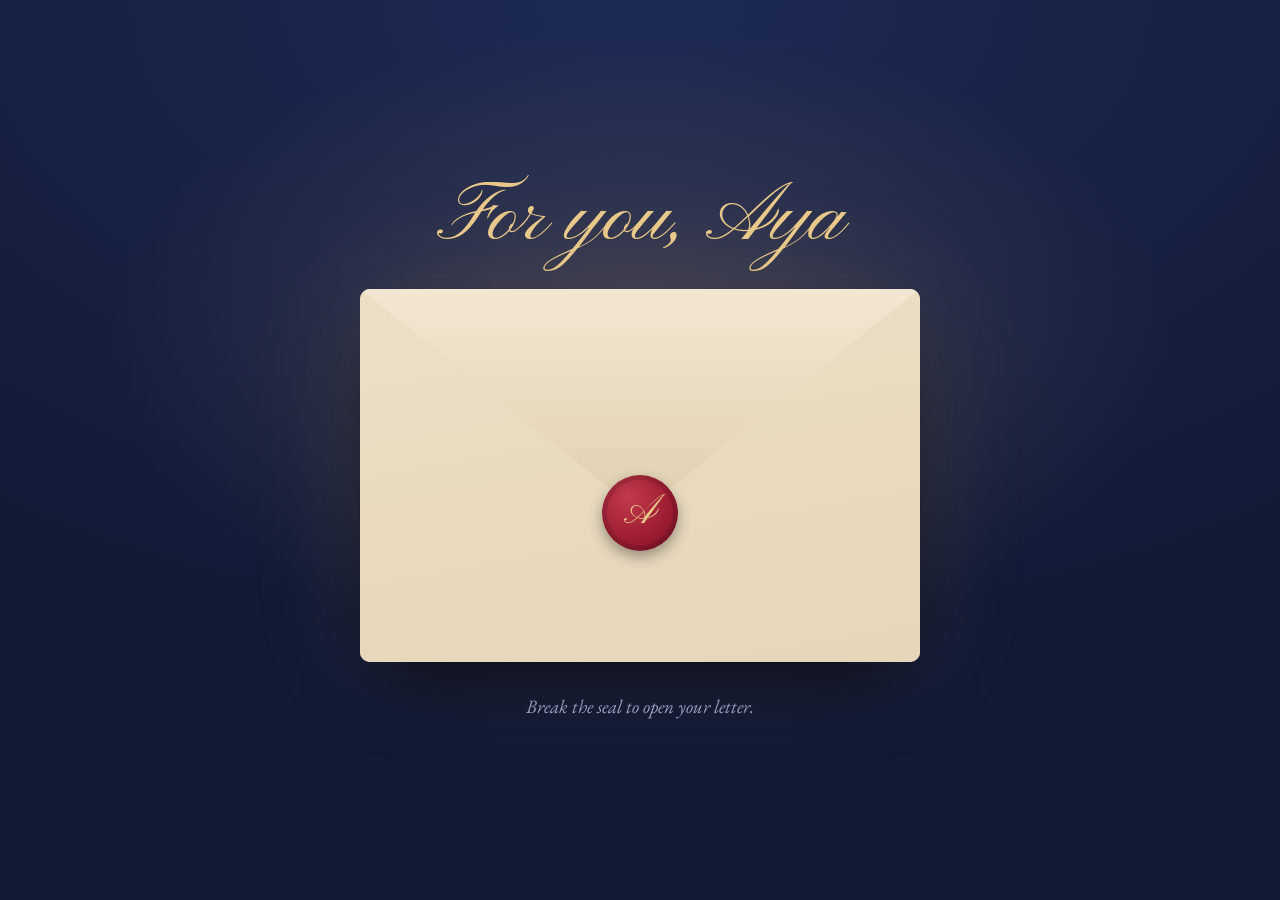
<file: 2027/letter/index.html>
<!DOCTYPE html>
<html lang="en">
<head>
  <meta charset="UTF-8">
  <meta name="viewport" content="width=device-width, initial-scale=1, viewport-fit=cover">
  <meta name="theme-color" content="#121a36">
  <meta name="description" content="A sealed letter for Aya.">
  <title>A letter for Aya</title>
  <link rel="preconnect" href="https://fonts.googleapis.com">
  <link rel="preconnect" href="https://fonts.gstatic.com" crossorigin>
  <link href="https://fonts.googleapis.com/css2?family=EB+Garamond:ital,wght@0,400;0,500;1,400&family=Katibeh&family=Pinyon+Script&display=swap" rel="stylesheet">
  <style>
    /* A sealed letter by candlelight.
       Motion: one orchestrated opening (seal, flap, letter) built from 300ms steps,
       ease-out, transform + opacity only. Nothing moves while she reads. */
    :root {
      --night: #121a36; --night-hi: #1d2a55; --candle: #f6c27a;
      --paper: #fbf5ea; --paper-shade: #f1e6d1; --env: #ecdfc6; --env-dark: #e1d0b0;
      --ink: #2a2f4a; --ink-soft: #5a5f7a; --wax: #9b1b30; --wax-hi: #c23a4f; --gold: #e9c98a; --muted: #a9b1d6;
      --m200: 200ms; --m300: 300ms;
      --ease-out: cubic-bezier(0.16, 1, 0.3, 1);
    }
    * { box-sizing: border-box; min-width: 0; }
    [hidden] { display: none !important; }
    html, body { min-height: 100%; }
    body {
      margin: 0; color: var(--ink);
      background: radial-gradient(60% 50% at 50% 38%, rgba(246, 194, 122, 0.16), transparent 70%), radial-gradient(120% 100% at 50% 0%, var(--night-hi), var(--night) 70%) fixed, var(--night);
      font: 400 20px/1.75 "EB Garamond", Georgia, serif; -webkit-font-smoothing: antialiased; overflow-x: clip;
    }

    /* Closed envelope */
    .stage { min-height: 100svh; display: flex; flex-direction: column; align-items: center; justify-content: center; gap: 28px; padding: max(32px, env(safe-area-inset-top)) max(18px, env(safe-area-inset-right)) max(32px, env(safe-area-inset-bottom)) max(18px, env(safe-area-inset-left)); text-align: center; transition: opacity var(--m200) ease-in; }
    .stage.leaving { opacity: 0; }
    .stage h1 { margin: 0; font-family: "Pinyon Script", cursive; font-weight: 400; font-size: clamp(48px, 8vw, 84px); line-height: 1; color: var(--gold); }
    .stage .hint { margin: 0; font-style: italic; font-size: 19px; color: var(--muted); }

    .env { position: relative; width: min(560px, 88vw); aspect-ratio: 3 / 2; perspective: 1400px; }
    .env-back { position: absolute; inset: 0; z-index: 0; border-radius: 10px; background: var(--env-dark); box-shadow: 0 34px 70px -24px rgba(0, 0, 0, 0.7), 0 0 120px rgba(246, 194, 122, 0.12); }
    .peek { position: absolute; z-index: 2; left: 6%; right: 6%; top: 7%; height: 82%; border-radius: 6px; background: var(--paper); padding: 7% 8%; text-align: left; transition: transform var(--m300) var(--ease-out); }
    .peek span { font-family: "Pinyon Script", cursive; font-size: clamp(26px, 5vw, 40px); color: var(--ink); }
    .peek i { display: block; margin-top: 6px; height: 2px; width: 70%; background: var(--paper-shade); box-shadow: 0 16px 0 var(--paper-shade), 0 32px 0 var(--paper-shade); }
    .env-front { position: absolute; inset: 0; z-index: 3; border-radius: 10px; background: linear-gradient(170deg, var(--env), #e6d6b9); clip-path: polygon(0 0, 50% 56%, 100% 0, 100% 100%, 0 100%); }
    .flap { position: absolute; z-index: 4; left: 0; right: 0; top: 0; height: 60%; background: linear-gradient(180deg, #f2e7d2, var(--env-dark)); clip-path: polygon(0 0, 100% 0, 50% 100%); transform-origin: top center; transition: transform var(--m300) var(--ease-out); border-radius: 10px 10px 0 0; }
    .seal { position: absolute; z-index: 5; left: 50%; top: 60%; width: 76px; height: 76px; transform: translate(-50%, -50%); border: 0; border-radius: 50%; cursor: pointer; background: radial-gradient(circle at 35% 30%, var(--wax-hi), var(--wax) 60%, #6e1022); box-shadow: 0 6px 14px rgba(0, 0, 0, 0.35), inset 0 0 0 5px rgba(0, 0, 0, 0.12); color: var(--gold); font: 400 40px/1 "Pinyon Script", cursive; display: grid; place-items: center; transition: transform var(--m200) var(--ease-out), opacity var(--m200) ease-in; }
    .seal:hover { transform: translate(-50%, -50%) scale(1.06); }
    .seal:focus-visible { outline: 3px solid var(--gold); outline-offset: 5px; }

    .env.open .seal { opacity: 0; transform: translate(-50%, -50%) scale(0.6); pointer-events: none; }
    .env.open .flap { transform: rotateX(180deg); z-index: 1; }
    .env.out .peek { transform: translateY(-58%); }

    /* The letter */
    .reading { padding: max(48px, env(safe-area-inset-top)) max(16px, env(safe-area-inset-right)) max(56px, env(safe-area-inset-bottom)) max(16px, env(safe-area-inset-left)); }
    .reading[hidden] { display: none; }
    .paper { max-width: 720px; margin: 0 auto; background: var(--paper); border-radius: 6px; padding: clamp(36px, 7vw, 76px) clamp(24px, 7vw, 80px); box-shadow: 0 40px 80px -30px rgba(0, 0, 0, 0.7), 0 0 140px rgba(246, 194, 122, 0.1); animation: arrive var(--m300) var(--ease-out); }
    @keyframes arrive { from { opacity: 0; transform: translateY(12px); } to { opacity: 1; transform: none; } }
    .date { margin: 0 0 18px; text-align: right; font-style: italic; font-size: 17px; color: var(--ink-soft); }
    .salute { outline: none; margin: 0 0 22px; font-family: "Pinyon Script", cursive; font-weight: 400; font-size: clamp(48px, 8vw, 72px); line-height: 1; color: var(--ink); }
    .paper p { margin: 0 0 1.15em; }
    .paper p.lead::first-letter { font-family: "Pinyon Script", cursive; font-size: 2.6em; float: left; line-height: 0.85; padding: 6px 10px 0 0; color: var(--wax); }
    .ar { margin: 30px 0; text-align: center; font-family: "Katibeh", serif; font-size: clamp(34px, 6vw, 48px); line-height: 1.4; color: var(--wax); direction: rtl; }
    .close-line { font-style: italic; }
    .sign { display: flex; align-items: center; justify-content: flex-end; gap: 18px; margin-top: 36px; }
    .sign div { text-align: right; }
    .sign small { display: block; font-style: italic; font-size: 17px; color: var(--ink-soft); }
    .sign b { display: block; font-family: "Pinyon Script", cursive; font-weight: 400; font-size: clamp(36px, 6vw, 48px); line-height: 1.1; color: var(--ink); }
    .mini-seal { flex: none; width: 58px; height: 58px; border-radius: 50%; display: grid; place-items: center; background: radial-gradient(circle at 35% 30%, var(--wax-hi), var(--wax) 60%, #6e1022); color: var(--gold); font: 400 30px/1 "Pinyon Script", cursive; box-shadow: 0 4px 10px rgba(0, 0, 0, 0.25), inset 0 0 0 4px rgba(0, 0, 0, 0.12); }
    .links { max-width: 720px; margin: 28px auto 0; display: flex; justify-content: space-between; gap: 16px; flex-wrap: wrap; font-size: 18px; }
    .links a { color: var(--gold); }
    .links a:focus-visible { outline: 2px solid var(--gold); outline-offset: 3px; }

    @media (prefers-reduced-motion: reduce) {
      .stage, .peek, .flap, .seal { transition: none; }
      .paper { animation: none; }
    }
  </style>
</head>
<body>

  <section class="stage" id="stage">
    <h1>For you, Aya</h1>
    <div class="env" id="env">
      <div class="env-back"></div>
      <div class="peek" aria-hidden="true"><span>My Aya,</span><i></i></div>
      <div class="env-front"></div>
      <div class="flap"></div>
      <button class="seal" id="seal" type="button" aria-label="Break the seal and open your letter">A</button>
    </div>
    <p class="hint">Break the seal to open your letter.</p>
  </section>

  <main class="reading" id="reading" hidden>
    <article class="paper">
      <p class="date">Valentine's Day, 2027</p>
      <h1 class="salute" id="salute" tabindex="-1">My Aya,</h1>

      <p class="lead">On 21 August 2025 my life quietly changed direction, and I didn't even know it yet. I only knew that every road I took somehow started leading back to you.</p>

      <p>They say your name means a sign. I believe it with my whole heart, because you are the clearest sign I have ever been given: that God was kind to me, that love is real, and that it has your face.</p>

      <p>I love you in ways I still can't find the words for. I love your laugh, the real one, the one that makes me forget whatever was worrying me. I love the way you care for the people you love with everything you have. I love that when the whole world is loud, your voice is the only one I'm listening for.</p>

      <p>And this year, I don't want to just tell you that I love you. I want to build it. A home with both our names on the door. Mornings where the first thing I see is you, and nights where I never have to say goodbye to you again. And one day, a family of our own, with your heart and your smile in every one of them.</p>

      <p>Until then, and long after, here is my promise. I will choose you every single day. On the easy days and on the hard ones. When we are young and when we are grey. I will hold your hand in every room we ever live in, and I will never stop being grateful that it's yours I get to hold.</p>

      <p class="ar" lang="ar">أحبّكِ أكثر مما تقوله الكلمات، وأكثر مما يتّسع له العمر</p>

      <p>You are my home before we even have one. You are my answered prayer. You are my sign, my love, my whole life.</p>

      <p class="close-line">Happy Valentine's Day, my love. Here's to our second Valentine's, and to every one after.</p>

      <div class="sign">
        <div><small>Yours, today and every day after,</small><b>Your husband</b></div>
        <span class="mini-seal" aria-hidden="true">A</span>
      </div>
    </article>
    <nav class="links" aria-label="More for you">
      <a href="../">Back to our stars</a>
      <a href="../../">All our Valentines</a>
    </nav>
  </main>

  <script>
  {
    const env = document.getElementById("env");
    const stage = document.getElementById("stage");
    const reading = document.getElementById("reading");
    const reduce = window.matchMedia("(prefers-reduced-motion: reduce)").matches;

    function showLetter() {
      stage.hidden = true;
      reading.hidden = false;
      window.scrollTo(0, 0);
      document.getElementById("salute").focus({ preventScroll: true });
    }

    function openLetter() {
      if (reduce) { showLetter(); return; }
      env.classList.add("open");
      setTimeout(() => env.classList.add("out"), 300);
      setTimeout(() => stage.classList.add("leaving"), 750);
      setTimeout(showLetter, 950);
    }

    document.getElementById("seal").addEventListener("click", openLetter);
    if (location.hash === "#open") showLetter();
  }
  </script>
</body>
</html>
</file>
<file: 2026/style.css>
/* A valentine card for Aya.
   Motion: chrome uses 150/200/300ms, ease-out to enter, ease-in to exit, transform + opacity only.
   Optical exception: the celebration (heart line + falling petals) is the one orchestrated
   moment; it runs once on "Yes" and never loops. */

:root {
  --cherry: #8f0e2a;
  --cherry-hi: #a3132f;
  --wine: #5c0618;
  --blush: #ffd9df;
  --petal: #ff8fa3;
  --paper: #fff4f2;
  --gold: #f2c14e;

  --m150: 150ms;
  --m200: 200ms;
  --m300: 300ms;
  --ease-out: cubic-bezier(0.16, 1, 0.3, 1);
  --ease-in: cubic-bezier(0.7, 0, 0.84, 0);

  --gutter: max(6vw, 20px);
}

* { box-sizing: border-box; }

html, body { height: 100%; }

body {
  margin: 0;
  color: var(--blush);
  background: radial-gradient(120% 90% at 28% 42%, var(--cherry-hi) 0%, var(--cherry) 48%, var(--wine) 100%) fixed, var(--cherry);
  font: 500 17px/1.5 "Instrument Sans", system-ui, sans-serif;
  overflow: hidden;
  -webkit-font-smoothing: antialiased;
}

.stage {
  position: relative;
  min-height: 100%;
  display: grid;
  align-items: center;
  padding: max(32px, env(safe-area-inset-top)) max(var(--gutter), env(safe-area-inset-right)) max(32px, env(safe-area-inset-bottom)) max(var(--gutter), env(safe-area-inset-left));
}

/* Her name in Ruqaa calligraphy, a watermark behind the question */
.ghost {
  position: absolute;
  right: 3vw;
  top: 50%;
  transform: translateY(-56%);
  font-family: "Aref Ruqaa", serif;
  font-weight: 700;
  font-size: clamp(200px, 36vw, 520px);
  line-height: 1;
  color: var(--paper);
  opacity: 0.07;
  pointer-events: none;
  user-select: none;
}

.ask {
  position: relative;
  z-index: 1;
  width: 100%;
  max-width: 1120px;
  margin: 0 auto;
  transition: opacity var(--m150) var(--ease-in);
}

h1 { margin: 0; font-weight: 400; }

.name {
  display: block;
  font-family: "Gloock", Georgia, serif;
  font-size: clamp(76px, 15vw, 210px);
  line-height: 0.88;
  letter-spacing: -0.03em;
  color: var(--paper);
}

.q {
  display: block;
  margin-top: 0.22em;
  max-width: 9.5em;
  font-family: "Gloock", Georgia, serif;
  font-size: clamp(36px, 6.4vw, 88px);
  line-height: 1.02;
  letter-spacing: -0.015em;
  color: var(--blush);
}

.buttons {
  display: flex;
  align-items: center;
  gap: 18px;
  margin-top: clamp(32px, 4.5vw, 56px);
}

button,
.letter {
  font: 600 18px/1 "Instrument Sans", system-ui, sans-serif;
  border: 0;
  border-radius: 999px;
  padding: 18px 36px;
  min-height: 56px;
  cursor: pointer;
  touch-action: manipulation;
  -webkit-tap-highlight-color: transparent;
}

button:focus-visible,
.letter:focus-visible {
  outline: 3px solid var(--gold);
  outline-offset: 4px;
}

#yesBtn {
  background: var(--paper);
  color: var(--cherry);
  transform: scale(var(--grow, 1));
  transform-origin: left center;
  transition: transform var(--m200) var(--ease-out), background-color var(--m150) var(--ease-out);
}

#yesBtn:hover { background: #fff; }
#yesBtn:active { transform: scale(calc(var(--grow, 1) * 0.97)); }

#noBtn {
  position: relative;
  z-index: 5;
  background: transparent;
  color: var(--blush);
  box-shadow: inset 0 0 0 1.5px rgba(255, 217, 223, 0.55);
  white-space: nowrap;
  transition: transform var(--m200) var(--ease-out), opacity var(--m200) var(--ease-in);
}

.note {
  margin: 22px 0 0;
  font-size: 16px;
  color: var(--blush);
  opacity: 0.85;
}

/* One page-load sequence */
.rise {
  opacity: 0;
  animation: rise var(--m300) var(--ease-out) forwards;
}
.q.rise { animation-delay: var(--m150); }
.buttons.rise { animation-delay: var(--m300); }

@keyframes rise {
  from { opacity: 0; transform: translateY(8px); }
  to { opacity: 1; transform: none; }
}

/* ---------- After "Yes" ---------- */
.yes-view {
  position: absolute;
  inset: 0;
  z-index: 2;
  display: flex;
  flex-direction: column;
  align-items: center;
  justify-content: center;
  gap: 14px;
  padding: 32px var(--gutter);
  text-align: center;
  overflow-y: auto;
}

.yes-view[hidden] { display: none; }

body.said-yes .ask,
body.said-yes .ghost {
  opacity: 0;
  pointer-events: none;
}
body.said-yes .ghost { transition: opacity var(--m150) var(--ease-in); }

.heart {
  width: clamp(120px, 20vw, 190px);
  height: auto;
  overflow: visible;
  margin-bottom: 6px;
}

.heart-line {
  fill: none;
  stroke: var(--paper);
  stroke-width: 3;
  stroke-linecap: round;
  stroke-dasharray: 1;
  stroke-dashoffset: 1;
  animation: draw 1.2s var(--ease-out) var(--m150) forwards;
}

.heart-fill {
  fill: var(--petal);
  opacity: 0;
  animation: show var(--m300) var(--ease-out) 1.2s forwards;
}

.ar-line {
  margin: 0;
  font-family: "Aref Ruqaa", serif;
  font-weight: 700;
  font-size: clamp(42px, 7.5vw, 92px);
  line-height: 1.25;
  color: var(--gold);
}

.yes-title {
  margin: 0;
  font-family: "Gloock", Georgia, serif;
  font-weight: 400;
  font-size: clamp(40px, 6vw, 76px);
  line-height: 1;
  letter-spacing: -0.02em;
  color: var(--paper);
  outline: none;
}

.yes-text {
  margin: 4px 0 14px;
  font-size: clamp(18px, 2vw, 21px);
  color: var(--blush);
}

.letter {
  display: inline-flex;
  align-items: center;
  background: var(--paper);
  color: var(--cherry);
  text-decoration: none;
  transition: background-color var(--m150) var(--ease-out);
}
.letter:hover { background: #fff; }

.step {
  opacity: 0;
  animation: rise var(--m300) var(--ease-out) forwards;
}
.ar-line.step { animation-delay: 1.35s; }
.yes-title.step { animation-delay: 1.5s; }
.yes-text.step { animation-delay: 1.65s; }
.letter.step { animation-delay: 1.8s; }

@keyframes draw { to { stroke-dashoffset: 0; } }
@keyframes show { to { opacity: 1; } }

/* Petals: fall once, then removed by script */
.petal {
  position: fixed;
  top: -6vh;
  left: var(--x);
  z-index: 3;
  width: var(--s);
  height: var(--s);
  background: var(--c);
  border-radius: 150% 0 150% 0;
  opacity: 0;
  pointer-events: none;
  animation: fall var(--dur) linear var(--delay) 1 forwards;
}

@keyframes fall {
  0% { opacity: 0; transform: translate(0, 0) rotate(0deg); }
  8% { opacity: 0.95; }
  100% { opacity: 0.85; transform: translate(var(--dx), 116vh) rotate(var(--rot)); }
}

/* Year switch */
.years {
  position: fixed;
  z-index: 10;
  top: max(16px, env(safe-area-inset-top));
  right: max(16px, env(safe-area-inset-right));
  display: flex;
  gap: 4px;
  padding: 4px;
  border-radius: 999px;
  background: rgba(92, 6, 24, 0.55);
  box-shadow: inset 0 0 0 1px rgba(255, 217, 223, 0.25);
}
.years a {
  padding: 8px 14px;
  border-radius: 999px;
  font: 600 14px/1 "Instrument Sans", system-ui, sans-serif;
  color: var(--blush);
  text-decoration: none;
  transition: background-color var(--m150) var(--ease-out);
}
.years a:hover { background: rgba(255, 217, 223, 0.12); }
.years a[aria-current="page"] { background: var(--paper); color: var(--cherry); }
.years a:focus-visible { outline: 3px solid var(--gold); outline-offset: 2px; }

/* ---------- Phones ---------- */
@media (max-width: 640px) {
  .stage { align-items: end; padding-bottom: max(48px, env(safe-area-inset-bottom)); }
  .ghost { top: 12%; right: 50%; transform: translateX(50%); font-size: 62vw; }
  .buttons { gap: 12px; }
  button { padding: 16px 28px; }
}

@media (prefers-reduced-motion: reduce) {
  .rise, .step, .heart-fill { animation: none; opacity: 1; }
  .heart-line { animation: none; stroke-dashoffset: 0; }
  #yesBtn, #noBtn, .ask, .ghost { transition: none; }
  .petal { display: none; }
}
</file>
<file: 2027/style.css>
/* 2027: twelve stars for twelve months.
   Motion: 150/200/300ms, ease-out to enter, ease-in to exit, transform + opacity only.
   The only loop is the glow on the next star to tap: it shows where to go, so it is functional. */

:root {
  --night: #0b1530;
  --night-hi: #1a2a5c;
  --deep: #060c1f;
  --star: #ffe2a3;
  --moon: #f5eedf;
  --rose: #ff9db0;
  --ink: #e9e4f5;
  --muted: #a9b1d6;

  --m150: 150ms;
  --m200: 200ms;
  --m300: 300ms;
  --ease-out: cubic-bezier(0.16, 1, 0.3, 1);
  --ease-in: cubic-bezier(0.7, 0, 0.84, 0);

  --gutter: max(6vw, 20px);
}

* { box-sizing: border-box; }
html, body { height: 100%; }

body {
  margin: 0;
  color: var(--ink);
  background: radial-gradient(130% 100% at 70% 30%, var(--night-hi) 0%, var(--night) 45%, var(--deep) 100%) fixed, var(--night);
  font: 400 17px/1.6 "Figtree", system-ui, sans-serif;
  -webkit-font-smoothing: antialiased;
  overflow-x: hidden;
}

#sky {
  position: fixed;
  inset: 0;
  width: 100%;
  height: 100%;
  pointer-events: none;
}

/* Year switch */
.years {
  position: fixed;
  z-index: 10;
  top: max(16px, env(safe-area-inset-top));
  right: max(16px, env(safe-area-inset-right));
  display: flex;
  gap: 4px;
  padding: 4px;
  border-radius: 999px;
  background: rgba(6, 12, 31, 0.6);
  box-shadow: inset 0 0 0 1px rgba(233, 228, 245, 0.2);
}
.years a {
  padding: 8px 14px;
  border-radius: 999px;
  font: 600 14px/1 "Figtree", system-ui, sans-serif;
  color: var(--ink);
  text-decoration: none;
  transition: background-color var(--m150) var(--ease-out);
}
.years a:hover { background: rgba(233, 228, 245, 0.1); }
.years a[aria-current="page"] { background: var(--star); color: var(--night); }
.years a:focus-visible { outline: 3px solid var(--rose); outline-offset: 2px; }

.layout {
  position: relative;
  z-index: 1;
  min-height: 100%;
  display: grid;
  grid-template-columns: minmax(0, 420px) minmax(0, 1fr);
  align-items: center;
  gap: clamp(24px, 4vw, 64px);
  max-width: 1240px;
  margin: 0 auto;
  padding: max(80px, env(safe-area-inset-top)) max(var(--gutter), env(safe-area-inset-right)) max(40px, env(safe-area-inset-bottom)) max(var(--gutter), env(safe-area-inset-left));
  transition: opacity var(--m200) var(--ease-in);
}

.ar-name {
  margin: 0;
  font-family: "Reem Kufi", sans-serif;
  font-weight: 700;
  font-size: 44px;
  line-height: 1.2;
  color: var(--star);
  text-align: left;
}

h1 {
  margin: 8px 0 0;
  font-family: "Italiana", Georgia, serif;
  font-weight: 400;
  font-size: clamp(42px, 5vw, 64px);
  line-height: 1.02;
  letter-spacing: -0.01em;
  color: var(--moon);
}

.lede {
  margin: 18px 0 0;
  max-width: 34em;
  color: var(--muted);
}

.promise {
  margin-top: 32px;
  padding: 24px 24px 20px;
  border-radius: 20px;
  background: rgba(6, 12, 31, 0.55);
  box-shadow: inset 0 0 0 1px rgba(255, 226, 163, 0.18);
  min-height: 210px;
  display: flex;
  flex-direction: column;
}

.month {
  margin: 0;
  font-family: "Italiana", Georgia, serif;
  font-size: 30px;
  line-height: 1.1;
  color: var(--star);
}

.text {
  margin: 10px 0 18px;
  font-size: 19px;
  line-height: 1.5;
  color: var(--ink);
  flex: 1;
}

.month.swap, .text.swap { animation: swap var(--m300) var(--ease-out); }
@keyframes swap { from { opacity: 0; transform: translateY(6px); } to { opacity: 1; transform: none; } }

.progress {
  height: 4px;
  border-radius: 2px;
  background: rgba(233, 228, 245, 0.12);
  overflow: hidden;
}
.progress span {
  display: block;
  height: 100%;
  width: 100%;
  background: linear-gradient(90deg, var(--star), var(--rose));
  transform: scaleX(0);
  transform-origin: left;
  transition: transform var(--m300) var(--ease-out);
}

.count {
  margin: 10px 0 0;
  font-size: 14px;
  color: var(--muted);
}

/* The heart of stars */
.constellation {
  position: relative;
  aspect-ratio: 42 / 39;
  justify-self: stretch;
  width: 100%;
  max-width: min(100%, calc((100svh - 140px) * 42 / 39));
  margin-inline: auto;
}
.panel { min-width: 0; transition: opacity var(--m200) var(--ease-in); }
body.finale-open .panel { opacity: 0; }
body.finale-open .constellation { opacity: 0.55; transition: opacity var(--m300) var(--ease-out); }
#heart { width: 100%; height: 100%; overflow: visible; }

.link {
  fill: none;
  stroke: var(--star);
  stroke-width: 0.22;
  stroke-linecap: round;
  stroke-dasharray: 1;
  stroke-dashoffset: 1;
  opacity: 0.85;
  animation: draw var(--m300) var(--ease-out) forwards;
}
@keyframes draw { to { stroke-dashoffset: 0; } }

.star { cursor: default; outline: none; }
.star .halo { fill: var(--star); opacity: 0; transition: opacity var(--m300) var(--ease-out); }
.star .core { fill: var(--muted); opacity: 0.55; transition: opacity var(--m200) var(--ease-out); }
.star .hit { fill: transparent; }
.star .label {
  font: 600 1.15px "Figtree", sans-serif;
  fill: var(--muted);
  text-anchor: middle;
  opacity: 0;
  transition: opacity var(--m300) var(--ease-out);
}

.star.next { cursor: pointer; }
.star.next .core { fill: var(--moon); opacity: 1; }
.star.next .halo { opacity: 0.35; animation: beckon 1.4s ease-in-out infinite; transform-box: fill-box; transform-origin: center; }
@keyframes beckon { 0%, 100% { transform: scale(1); opacity: 0.25; } 50% { transform: scale(1.5); opacity: 0.5; } }
.star.next:focus-visible .halo { opacity: 0.7; }

.star.done .core { fill: var(--star); opacity: 1; }
.star.done .halo { opacity: 0.22; }
.star.done .label { opacity: 1; fill: var(--star); }

body.complete .link { stroke: var(--rose); transition: stroke var(--m300) var(--ease-out); }
body.complete .star.done .core { fill: var(--rose); }

/* Finale */
.finale {
  position: fixed;
  inset: 0;
  z-index: 5;
  display: flex;
  flex-direction: column;
  align-items: center;
  justify-content: center;
  gap: 12px;
  padding: 80px var(--gutter) 40px;
  text-align: center;
  background: radial-gradient(60% 50% at 50% 45%, rgba(26, 42, 92, 0.75), rgba(6, 12, 31, 0.9));
  animation: fade var(--m300) var(--ease-out);
  overflow-y: auto;
}
.finale[hidden] { display: none; }
@keyframes fade { from { opacity: 0; } to { opacity: 1; } }

.ar-big {
  margin: 0;
  font-family: "Reem Kufi", sans-serif;
  font-weight: 700;
  font-size: clamp(56px, 10vw, 120px);
  line-height: 1.2;
  color: var(--star);
}
.finale h2 {
  margin: 0;
  font-family: "Italiana", Georgia, serif;
  font-weight: 400;
  font-size: clamp(44px, 6.5vw, 84px);
  line-height: 1;
  color: var(--moon);
  outline: none;
}
.finale-text { margin: 6px 0 18px; max-width: 32em; font-size: 19px; color: var(--ink); }
.finale > * { opacity: 0; animation: rise var(--m300) var(--ease-out) forwards; }
.finale > :nth-child(1) { animation-delay: var(--m150); }
.finale > :nth-child(2) { animation-delay: var(--m300); }
.finale > :nth-child(3) { animation-delay: 450ms; }
.finale > :nth-child(4) { animation-delay: 600ms; }
@keyframes rise { from { opacity: 0; transform: translateY(8px); } to { opacity: 1; transform: none; } }

.finale-actions { display: flex; flex-wrap: wrap; gap: 12px; justify-content: center; }
.btn {
  display: inline-flex;
  align-items: center;
  min-height: 52px;
  padding: 0 26px;
  border-radius: 999px;
  border: 0;
  font: 600 17px/1 "Figtree", system-ui, sans-serif;
  text-decoration: none;
  cursor: pointer;
  transition: background-color var(--m150) var(--ease-out);
}
.btn.primary { background: var(--star); color: var(--night); }
.btn.primary:hover { background: #ffeac0; }
.btn.ghost { background: transparent; color: var(--ink); box-shadow: inset 0 0 0 1.5px rgba(233, 228, 245, 0.4); }
.btn.ghost:hover { background: rgba(233, 228, 245, 0.08); }
.btn:focus-visible { outline: 3px solid var(--rose); outline-offset: 3px; }

/* Phones and narrow windows: heart first, then the promise */
@media (max-width: 860px) {
  .layout { grid-template-columns: minmax(0, 1fr); align-items: start; gap: 8px; padding-top: max(72px, env(safe-area-inset-top)); }
  .constellation { order: -1; max-width: min(100%, 460px); }
  .ar-name { font-size: 34px; }
  .promise { margin-top: 22px; min-height: 0; }
}

@media (prefers-reduced-motion: reduce) {
  .link { animation: none; stroke-dashoffset: 0; }
  .star.next .halo { animation: none; opacity: 0.5; }
  .month.swap, .text.swap, .finale, .finale > * { animation: none; opacity: 1; }
  .progress span, .layout { transition: none; }
}
</file>
